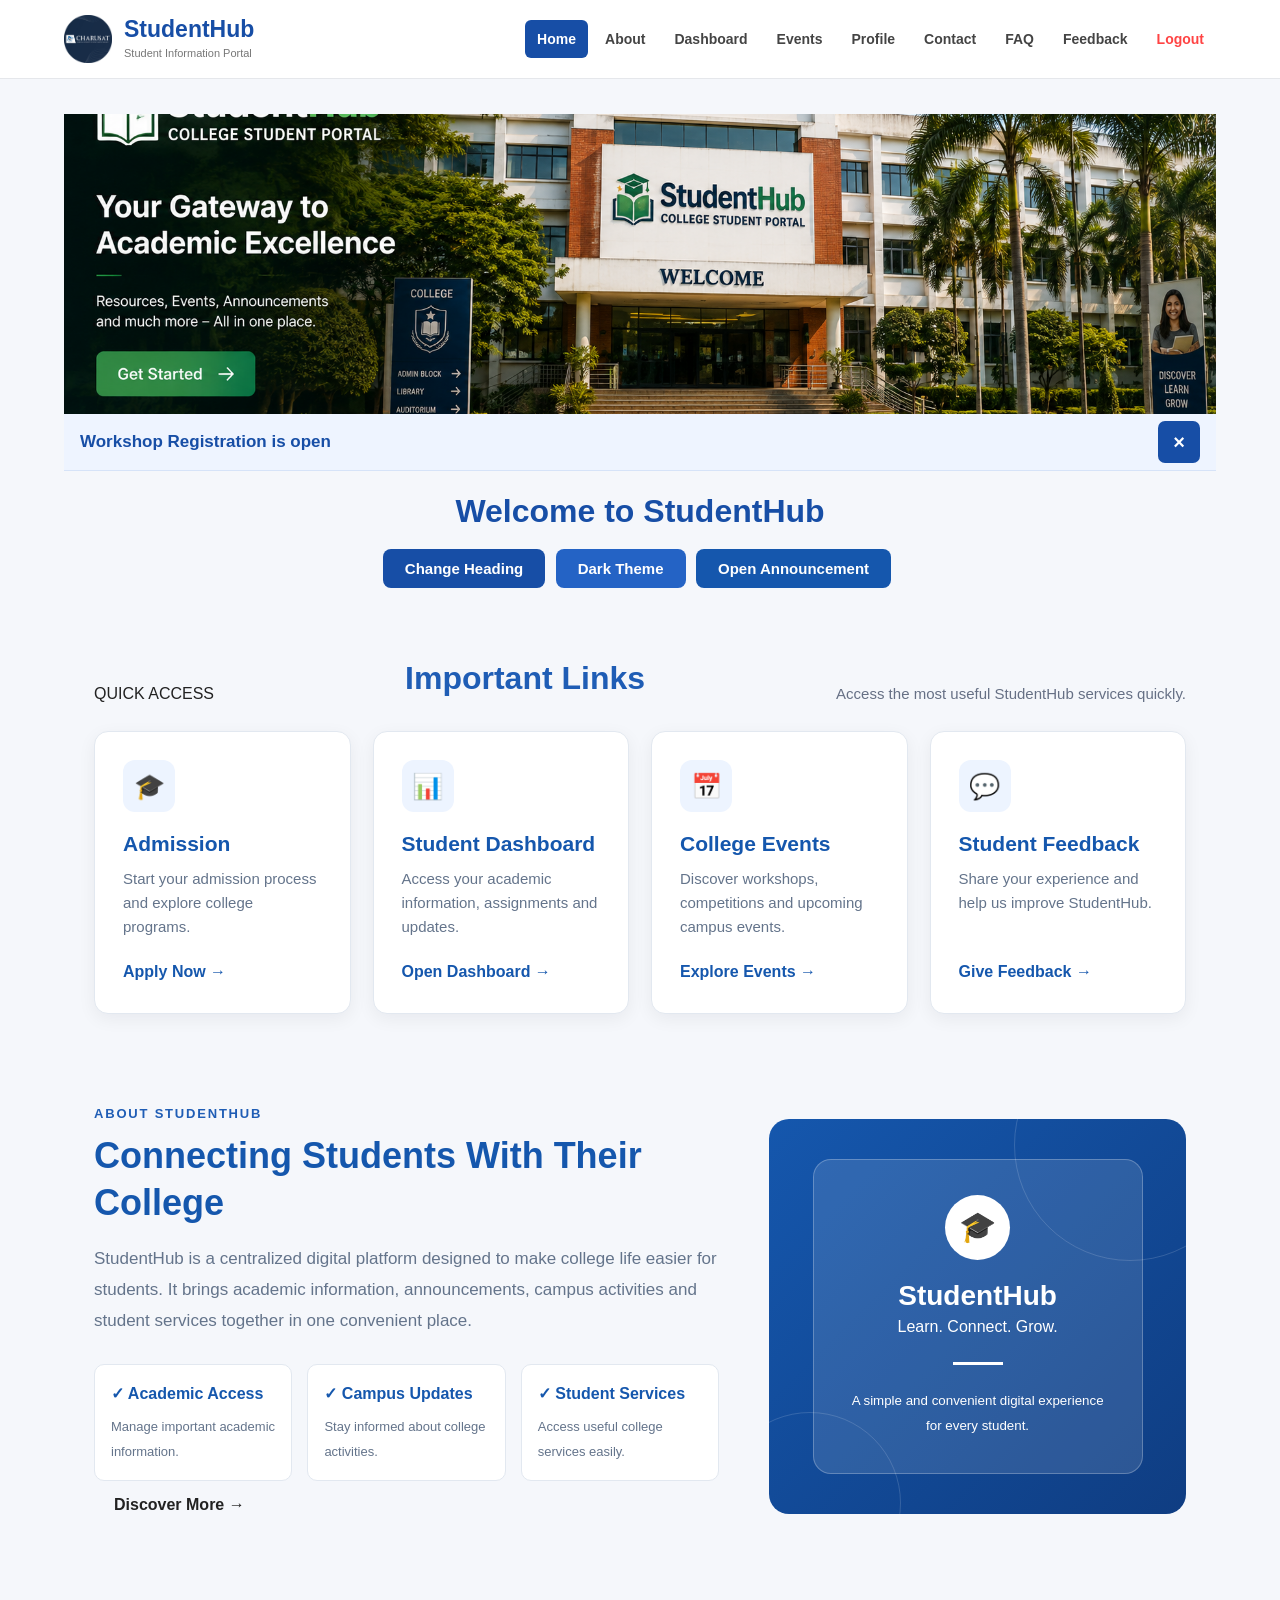
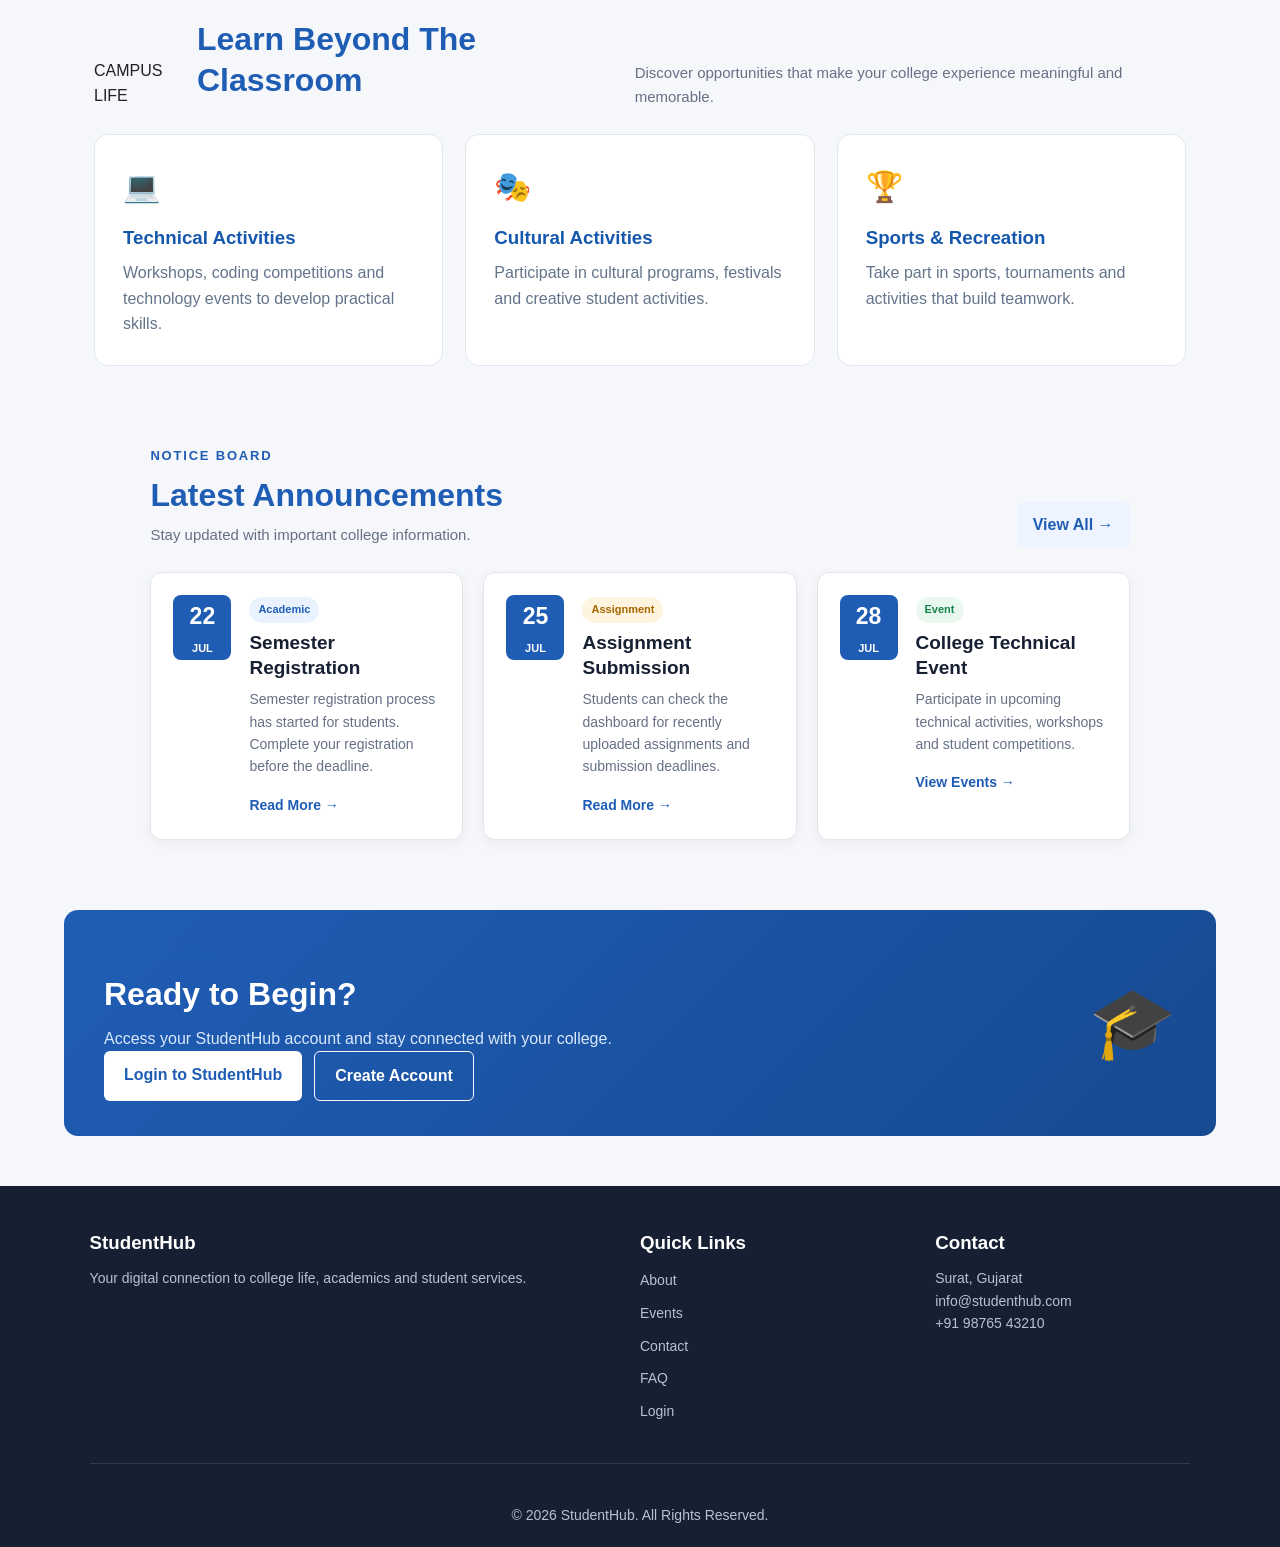
<file: Pages/index.html>
<!DOCTYPE html>
<html lang="en">

<head>
    <meta charset="UTF-8">
    <meta name="viewport" content="width=device-width, initial-scale=1.0">
    <title>StudentHub</title>
    <link rel="icon" type="image/png" href="../images/Logo.jpg">
    <link rel="stylesheet" href="../css/style.css">
</head>

<body>

<header>
    <div class="logo">
        <img src="../images/Logo.jpg" alt="StudentHub Logo">
        <div>
            <h1>StudentHub</h1>
            <p>Student Information Portal</p>
        </div>
    </div>

    <button id="menuBtn" class="menu-btn" type="button" aria-label="Toggle navigation">
        ☰
    </button>

    <nav id="mainNav">
        <ul>
            <li><a href="index.html" aria-current="page">Home</a></li>
            <li><a href="about.html">About</a></li>
            <li><a href="dashboard.html">Dashboard</a></li>
            <li><a href="events.html">Events</a></li>
            <li><a href="profile.html">Profile</a></li>
            <li><a href="contact.html">Contact</a></li>
            <li><a href="faq.html">FAQ</a></li>
            <li><a href="feedback.html">Feedback</a></li>
            <!-- <li><a href="admin.html">Admin</a></li> -->
             
       <li><a href="../php/logout.php" style="color: #ff4444; font-weight: bold;">Logout</a></li>
    
        </ul>
    </nav>
</header>

<main id="main-content">

    <section class="hero">
        <img src="../images/Student_hub.png" alt="StudentHub college campus entrance">
    </section>

    <!-- Notification Bar -->
    <div id="notification">
        <span>Workshop Registration is open</span>
        <button id="closebtn" aria-label="Close Notification">&times;</button>
    </div>

    <!-- Quick Controls -->
    <div class="page-controls" style="margin: 20px 0; text-align: center;">
        <h2 id="WelcomeHeading">Welcome to StudentHub</h2>
        <button id="changeBtn" type="button">Change Heading</button>
        <button id="themeBtn" type="button">Dark Theme</button>
        <button id="openModalBtn" type="button">Open Announcement</button>
    </div>

    <!-- ================= IMPORTANT LINKS ================= -->
    <section class="important-links">
        <div class="section-heading">
            <span>QUICK ACCESS</span>
            <h2>Important Links</h2>
            <p>Access the most useful StudentHub services quickly.</p>
        </div>

        <div class="links-grid">
            <article class="link-card">
                <div class="link-icon">🎓</div>
                <h3>Admission</h3>
                <p>Start your admission process and explore college programs.</p>
                <a href="#">Apply Now <span>&rarr;</span></a>
            </article>

            <article class="link-card">
                <div class="link-icon">📊</div>
                <h3>Student Dashboard</h3>
                <p>Access your academic information, assignments and updates.</p>
                <a href="dashboard.html">Open Dashboard <span>&rarr;</span></a>
            </article>

            <article class="link-card">
                <div class="link-icon">📅</div>
                <h3>College Events</h3>
                <p>Discover workshops, competitions and upcoming campus events.</p>
                <a href="events.html">Explore Events <span>&rarr;</span></a>
            </article>

            <article class="link-card">
                <div class="link-icon">💬</div>
                <h3>Student Feedback</h3>
                <p>Share your experience and help us improve StudentHub.</p>
                <a href="feedback.html">Give Feedback <span>&rarr;</span></a>
            </article>
        </div>
    </section>

    <!-- ================= ABOUT STUDENTHUB ================= -->
    <section class="home-about">
        <div class="about-content">
            <span class="section-label">ABOUT STUDENTHUB</span>
            <h2>Connecting Students With Their College</h2>
            <p>
                StudentHub is a centralized digital platform designed to make
                college life easier for students. It brings academic information,
                announcements, campus activities and student services together
                in one convenient place.
            </p>

            <div class="about-points">
                <div>
                    <strong>✓ Academic Access</strong>
                    <span>Manage important academic information.</span>
                </div>
                <div>
                    <strong>✓ Campus Updates</strong>
                    <span>Stay informed about college activities.</span>
                </div>
                <div>
                    <strong>✓ Student Services</strong>
                    <span>Access useful college services easily.</span>
                </div>
            </div>

            <a href="about.html" class="primary-btn">
                Discover More &rarr;
            </a>
        </div>

        <div class="about-visual">
            <div class="visual-card">
                <div class="visual-logo">🎓</div>
                <h3>StudentHub</h3>
                <p>Learn. Connect. Grow.</p>
                <div class="visual-line"></div>
                <small>A simple and convenient digital experience for every student.</small>
            </div>
        </div>
    </section>

    <!-- ================= CAMPUS LIFE ================= -->
    <section class="campus-life">
        <div class="section-heading">
            <span>CAMPUS LIFE</span>
            <h2>Learn Beyond The Classroom</h2>
            <p>Discover opportunities that make your college experience meaningful and memorable.</p>
        </div>

        <div class="campus-grid">
            <article class="campus-card">
                <div>💻</div>
                <h3>Technical Activities</h3>
                <p>Workshops, coding competitions and technology events to develop practical skills.</p>
            </article>

            <article class="campus-card">
                <div>🎭</div>
                <h3>Cultural Activities</h3>
                <p>Participate in cultural programs, festivals and creative student activities.</p>
            </article>

            <article class="campus-card">
                <div>🏆</div>
                <h3>Sports & Recreation</h3>
                <p>Take part in sports, tournaments and activities that build teamwork.</p>
            </article>
        </div>
    </section>

    <!-- ================= ANNOUNCEMENTS ================= -->
    <section class="announcement-section">
        <div class="section-heading">
            <div>
                <span class="section-label">NOTICE BOARD</span>
                <h2>Latest Announcements</h2>
                <p>Stay updated with important college information.</p>
            </div>
            <a href="dashboard.html" class="view-all">View All &rarr;</a>
        </div>

        <div class="announcement-grid">
            <article class="announcement-card">
                <div class="announcement-date">
                    <span>22</span>
                    <small>JUL</small>
                </div>
                <div class="announcement-content">
                    <span class="announcement-tag academic">Academic</span>
                    <h3>Semester Registration</h3>
                    <p>Semester registration process has started for students. Complete your registration before the deadline.</p>
                    <a href="dashboard.html" class="read-more">Read More &rarr;</a>
                </div>
            </article>

            <article class="announcement-card">
                <div class="announcement-date">
                    <span>25</span>
                    <small>JUL</small>
                </div>
                <div class="announcement-content">
                    <span class="announcement-tag assignment">Assignment</span>
                    <h3>Assignment Submission</h3>
                    <p>Students can check the dashboard for recently uploaded assignments and submission deadlines.</p>
                    <a href="dashboard.html" class="read-more">Read More &rarr;</a>
                </div>
            </article>

            <article class="announcement-card">
                <div class="announcement-date">
                    <span>28</span>
                    <small>JUL</small>
                </div>
                <div class="announcement-content">
                    <span class="announcement-tag event">Event</span>
                    <h3>College Technical Event</h3>
                    <p>Participate in upcoming technical activities, workshops and student competitions.</p>
                    <a href="events.html" class="read-more">View Events &rarr;</a>
                </div>
            </article>
        </div>
    </section>

    <!-- ================= CALL TO ACTION ================= -->
    <section class="cta-section">
        <div class="cta-content">
            <span class="section-label">GET STARTED</span>
            <h2>Ready to Begin?</h2>
            <p>Access your StudentHub account and stay connected with your college.</p>

            <div class="cta-buttons">
                <a href="../php/login.php" class="cta-primary">
                    Login to StudentHub
                </a>
                <a href="register.html" class="cta-secondary">
                    Create Account
                </a>
            </div>
        </div>
        <div class="cta-icon">🎓</div>
    </section>

</main>

<!-- ================= MODAL ================= -->
<div id="announcementModal" class="modal" role="dialog" aria-modal="true">
    <div class="modal-content">
        <button id="closeModalBtn" class="close-modal" aria-label="Close modal">&times;</button>
        <span class="modal-label">ANNOUNCEMENT</span>
        <h2>Workshop Registration is Open!</h2>
        <p>Registration for the upcoming student workshop is now open. Students are requested to register before the deadline.</p>
        <button id="modalOkBtn" class="modal-ok" type="button">Okay</button>
    </div>
</div>

<!-- ================= FOOTER ================= -->
<footer>
    <div>
        <h3>StudentHub</h3>
        <p>Your digital connection to college life, academics and student services.</p>
    </div>

    <div>
        <h3>Quick Links</h3>
        <ul>
            <li><a href="about.html">About</a></li>
            <li><a href="events.html">Events</a></li>
            <li><a href="contact.html">Contact</a></li>
            <li><a href="faq.html">FAQ</a></li>
            <li><a href="../php/login.php">Login</a></li>
        </ul>
    </div>

    <div>
        <h3>Contact</h3>
        <p>Surat, Gujarat</p>
        <p>info@studenthub.com</p>
        <p>+91 98765 43210</p>
    </div>

    <hr>
    <p class="copyright">&copy; 2026 StudentHub. All Rights Reserved.</p>
</footer>

<script src="../js/script.js"></script>
</body>
</html>
</file>
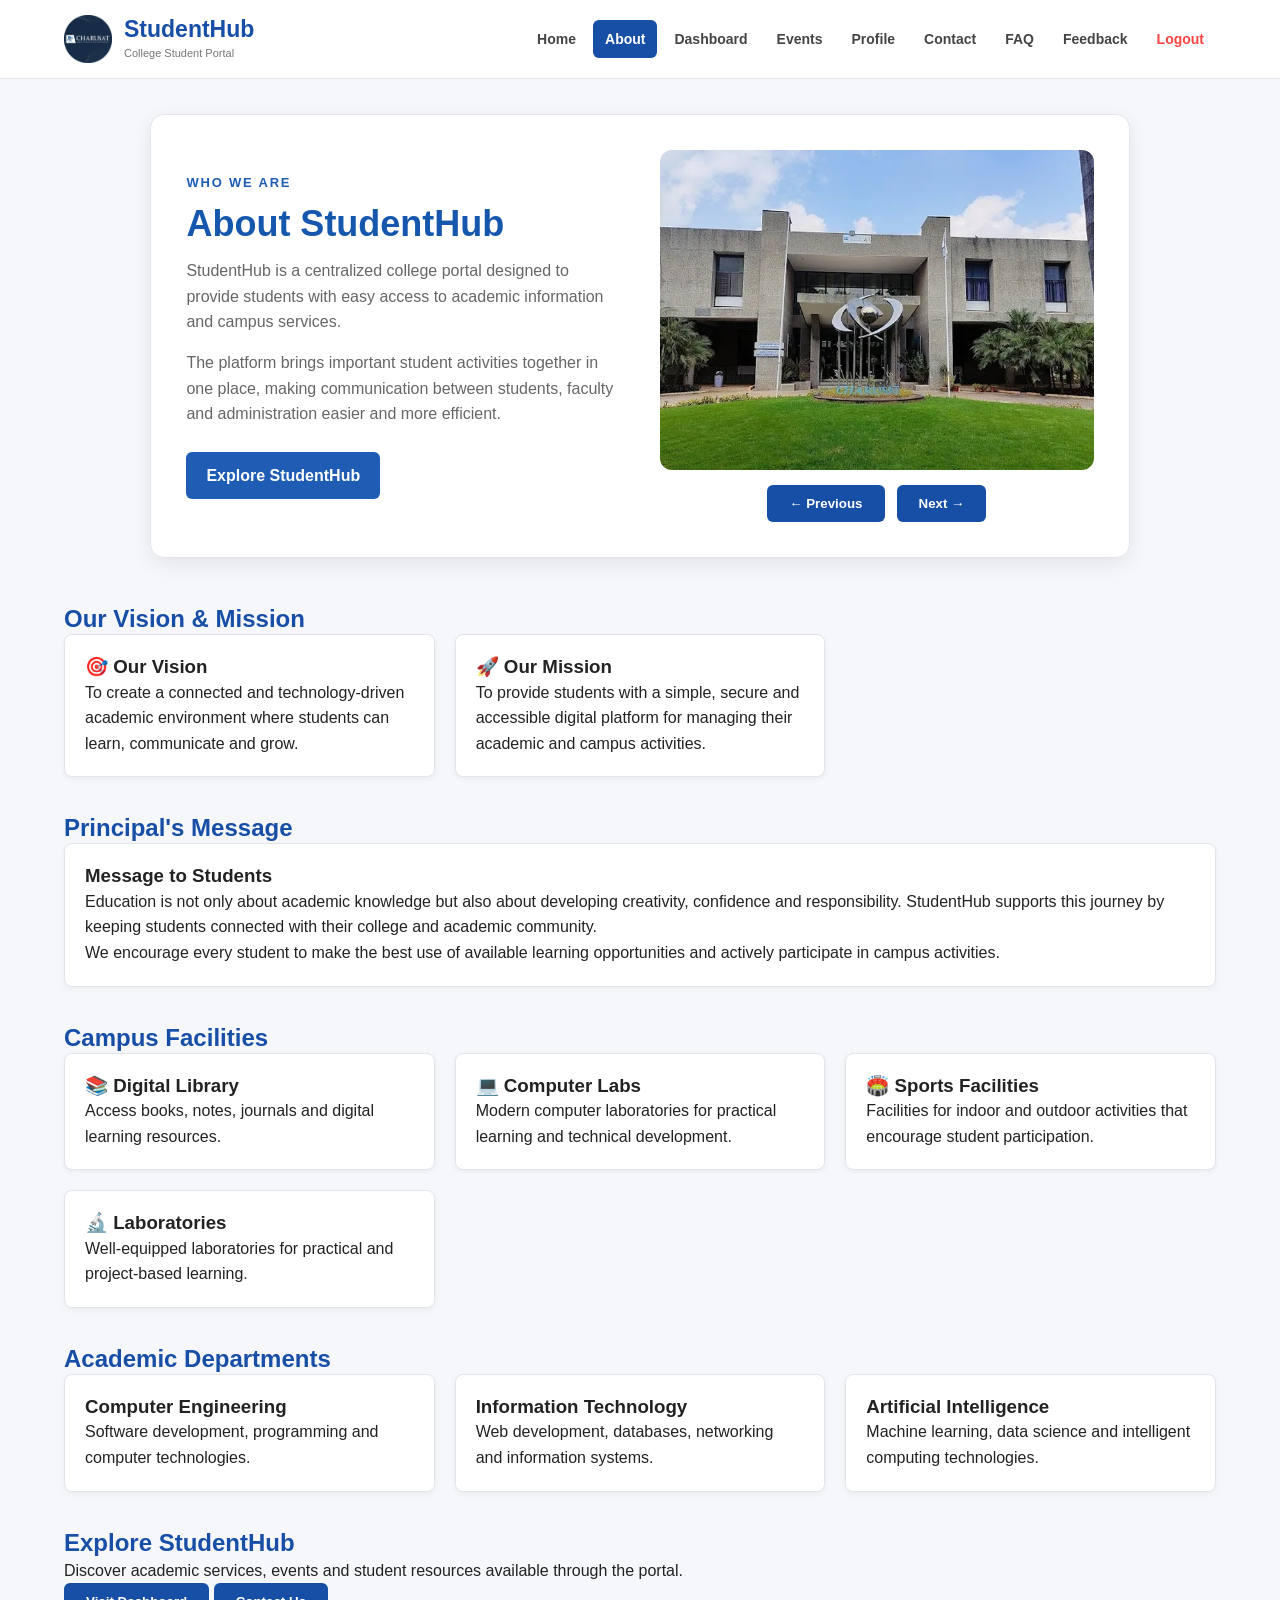
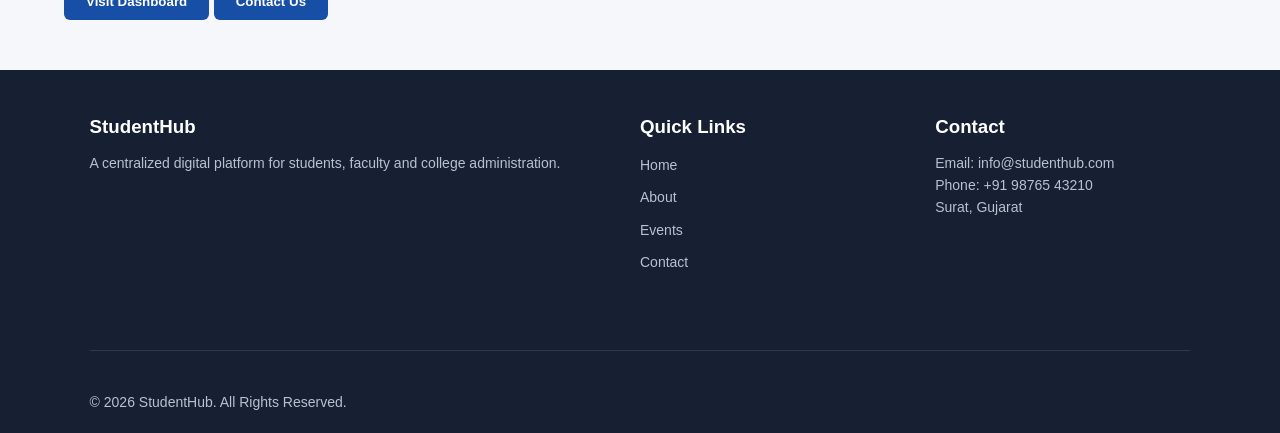
<file: Pages/about.html>
<!DOCTYPE html>
<html lang="en">

<head>

    <meta charset="UTF-8">
    <meta name="viewport" content="width=device-width, initial-scale=1.0">

    <title>StudentHub | About Us</title>
    <link rel="icon" type="image/png" href="../images/Logo.jpg">

    <link rel="stylesheet" href="../css/style.css">

</head>

<body>

    <!-- Header -->

    <header>

        <div class="logo">

            <img src="../images/Logo.jpg" alt="StudentHub Logo">

            <div>
                <h1>StudentHub</h1>
                <p>College Student Portal</p>
            </div>

        </div>

         <button id="menuBtn" class="menu-btn" type="button">
    ☰
</button>

<nav id="mainNav">
    <ul>
        <li><a href="index.html">Home</a></li>
        <li><a href="about.html" aria-current="page">About</a></li>
        <li><a href="dashboard.html">Dashboard</a></li>
        <li><a href="events.html">Events</a></li>
        <li><a href="profile.html">Profile</a></li>
        <li><a href="contact.html">Contact</a></li>
        <li><a href="faq.html">FAQ</a></li>
        <li><a href="feedback.html">Feedback</a></li>
        <!-- <li><a href="admin.html">Admin</a></li> -->
         <li><a href="../php/logout.php" style="color: #ff4444; font-weight: bold;">Logout</a></li>
    </ul>
</nav>
    </header>


    <main id="main-content">
<section class="about-intro">

    <div class="about-intro-content">

        <span class="section-label">WHO WE ARE</span>

        <h2>About StudentHub</h2>

        <p>
            StudentHub is a centralized college portal designed to
            provide students with easy access to academic information
            and campus services.
        </p>

        <p>
            The platform brings important student activities together in
            one place, making communication between students, faculty
            and administration easier and more efficient.
        </p>

        <a href="#" class="about-btn">
            Explore StudentHub
        </a>

    </div>

    <div class="about-image-section">

    <div class="about-intro-image">
        <img id="aboutImage"
             src="../images/Campus1.webp"
             alt="StudentHub College">
    </div>

    <div class="image-buttons">

        <button type="button" onclick="previousImage()">
            ← Previous
        </button>

        <button type="button" onclick="nextImage()">
            Next →
        </button>

    </div>



</section>  


        <!-- Vision and Mission -->

        <section>

            <h2>Our Vision & Mission</h2>

            <div class="about-grid">

                <article class="card">

                    <h3>🎯 Our Vision</h3>

                    <p>
                        To create a connected and technology-driven
                        academic environment where students can learn,
                        communicate and grow.
                    </p>

                </article>


                <article class="card">

                    <h3>🚀 Our Mission</h3>

                    <p>
                        To provide students with a simple, secure and
                        accessible digital platform for managing their
                        academic and campus activities.
                    </p>

                </article>

            </div>

        </section>


        <!-- Principal Message -->

        <section class="principal">

            <h2>Principal's Message</h2>

            <article class="card">

                <h3>Message to Students</h3>

                <p>
                    Education is not only about academic knowledge but
                    also about developing creativity, confidence and
                    responsibility. StudentHub supports this journey by
                    keeping students connected with their college and
                    academic community.
                </p>

                <p>
                    We encourage every student to make the best use of
                    available learning opportunities and actively
                    participate in campus activities.
                </p>

            </article>

        </section>


        <!-- Campus Facilities -->

        <section>

            <h2>Campus Facilities</h2>

            <div class="about-grid">

                <article class="card">

                    <h3>📚 Digital Library</h3>

                    <p>
                        Access books, notes, journals and digital
                        learning resources.
                    </p>

                </article>


                <article class="card">

                    <h3>💻 Computer Labs</h3>

                    <p>
                        Modern computer laboratories for practical
                        learning and technical development.
                    </p>

                </article>


                <article class="card">

                    <h3>🏟️ Sports Facilities</h3>

                    <p>
                        Facilities for indoor and outdoor activities
                        that encourage student participation.
                    </p>

                </article>


                <article class="card">

                    <h3>🔬 Laboratories</h3>

                    <p>
                        Well-equipped laboratories for practical and
                        project-based learning.
                    </p>

                </article>

            </div>

        </section>


        <!-- Departments -->

        <section>

            <h2>Academic Departments</h2>

            <div class="about-grid">

                <article class="card">

                    <h3>Computer Engineering</h3>

                    <p>
                        Software development, programming and computer
                        technologies.
                    </p>

                </article>


                <article class="card">

                    <h3>Information Technology</h3>

                    <p>
                        Web development, databases, networking and
                        information systems.
                    </p>

                </article>


                <article class="card">

                    <h3>Artificial Intelligence</h3>

                    <p>
                        Machine learning, data science and intelligent
                        computing technologies.
                    </p>

                </article>

            </div>

        </section>


        <!-- Call to Action -->

        <section class="cta">

            <h2>Explore StudentHub</h2>

            <p>
                Discover academic services, events and student
                resources available through the portal.
            </p>

            <a href="dashboard.html">
                <button>Visit Dashboard</button>
            </a>

            <a href="contact.html">
                <button>Contact Us</button>
            </a>

        </section>

    </main>


    <!-- Footer -->

    <footer>

        <section>

            <h3>StudentHub</h3>

            <p>
                A centralized digital platform for students,
                faculty and college administration.
            </p>

        </section>


        <section>

            <h3>Quick Links</h3>

            <ul>

                <li><a href="index.html">Home</a></li>
                <li><a href="about.html">About</a></li>
                <li><a href="events.html">Events</a></li>
                <li><a href="contact.html">Contact</a></li>

            </ul>

        </section>


        <section>

            <h3>Contact</h3>

            <p>Email: info@studenthub.com</p>
            <p>Phone: +91 98765 43210</p>
            <p>Surat, Gujarat</p>

        </section>


        <hr>

        <p>
            © 2026 StudentHub. All Rights Reserved.
        </p>

    </footer>
<script src="../js/script.js"></script>
</body>

</html>
</file>
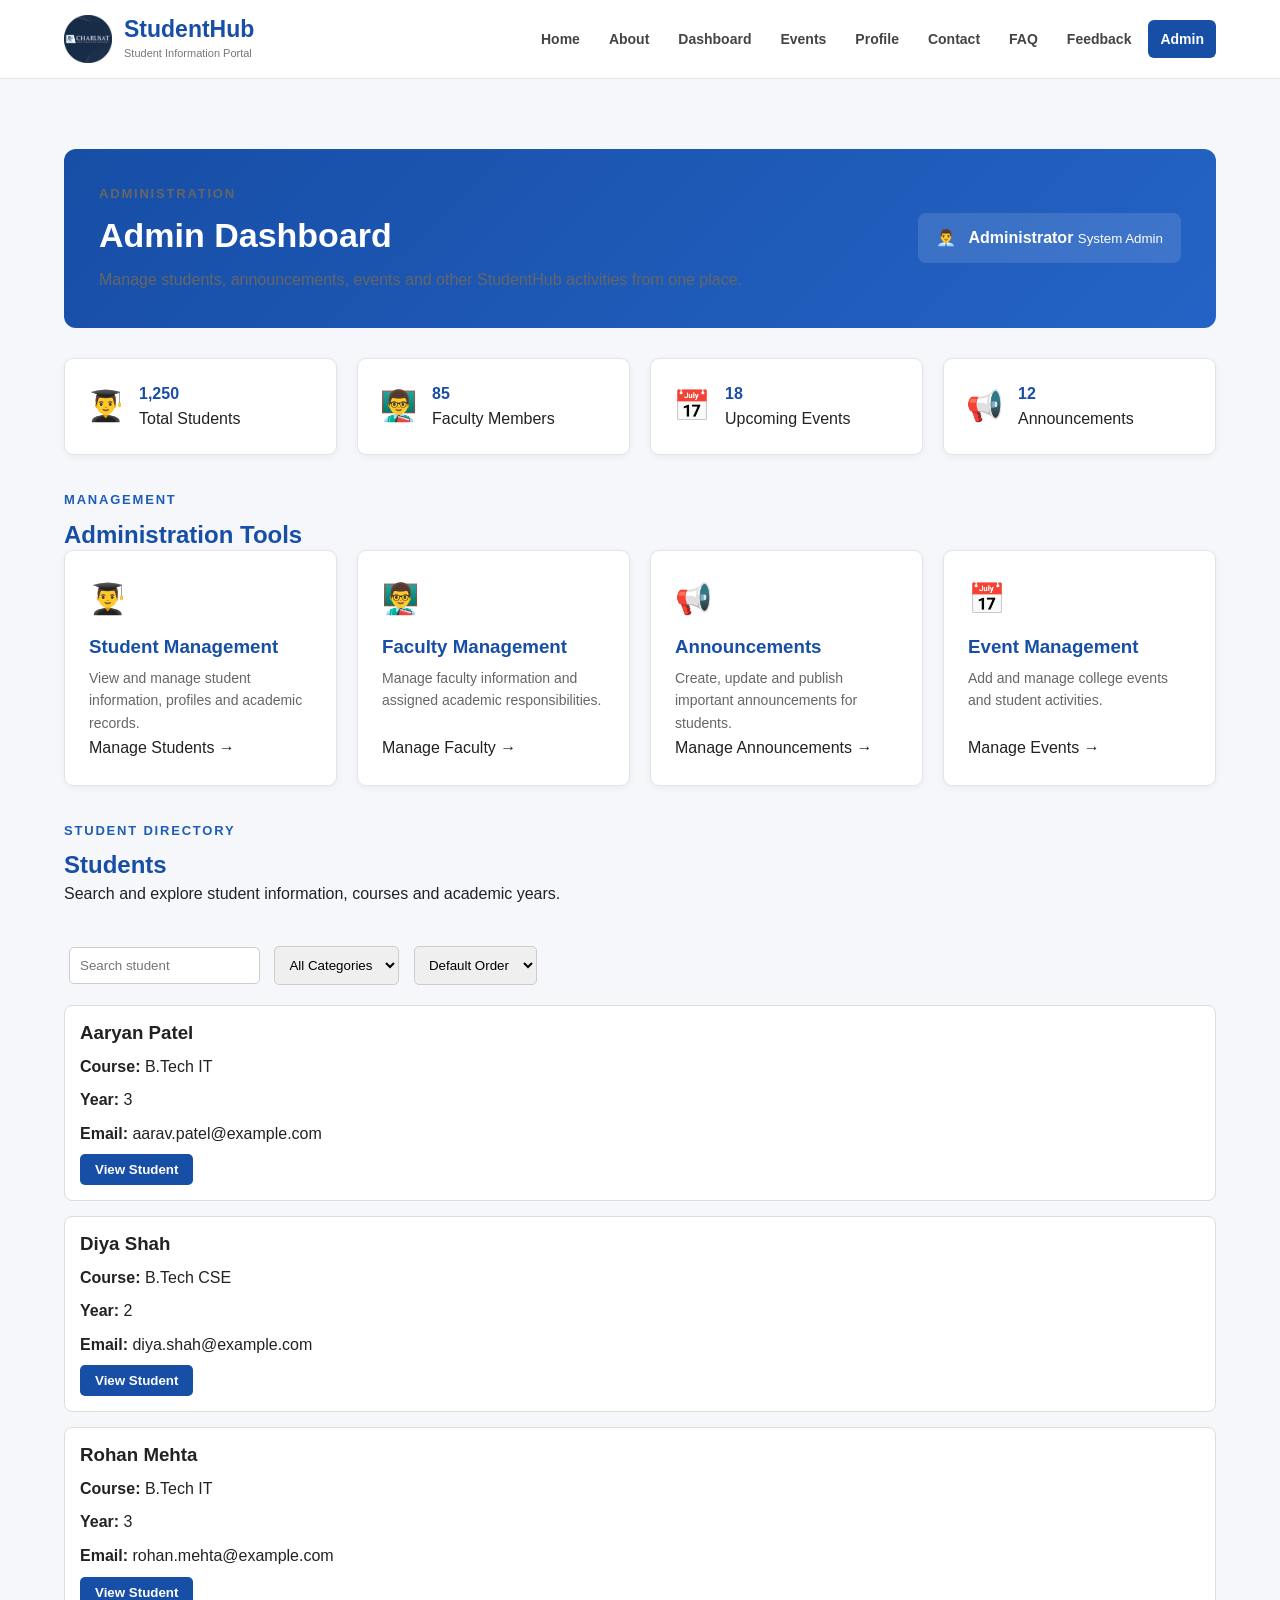
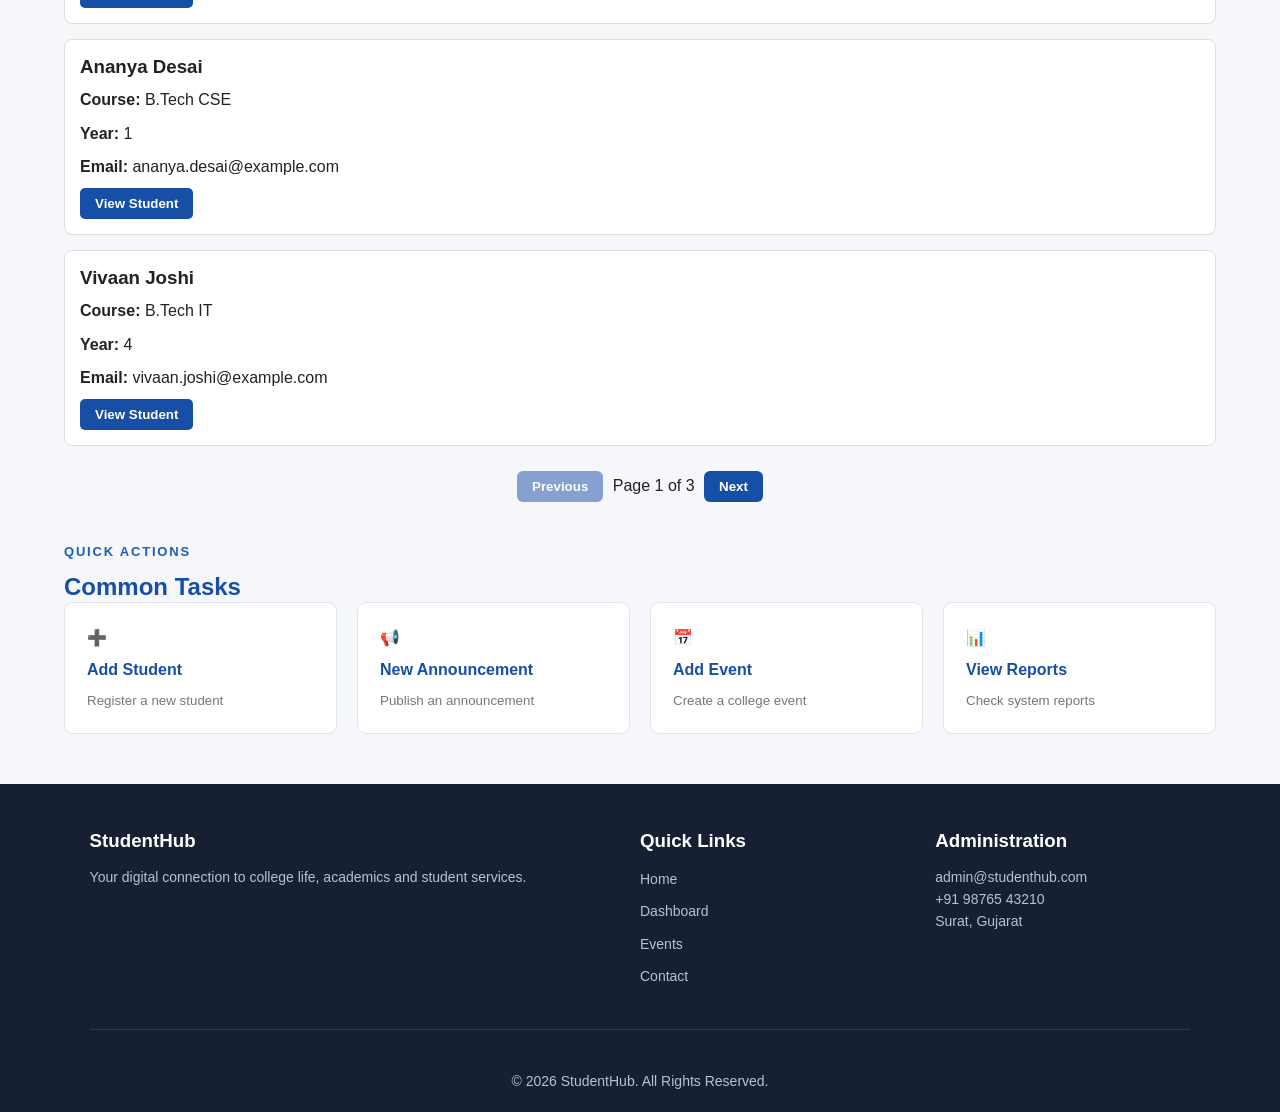
<file: Pages/admin.html>
<!DOCTYPE html>
<html lang="en">

<head>

    <meta charset="UTF-8">

    <meta name="viewport" content="width=device-width, initial-scale=1.0">

    <title>StudentHub | Admin</title>

    <link rel="icon" type="image/png" href="../images/Logo.jpg">

    <link rel="stylesheet" href="../css/style.css">
</head>

<body>

    <!-- ================= HEADER ================= -->

    <header>

        <div class="logo">

            <img src="../images/Logo.jpg" alt="StudentHub Logo">

            <div>
                <h1>StudentHub</h1>
                <p>Student Information Portal</p>
            </div>

        </div>


        <button id="menuBtn" class="menu-btn" type="button">
            ☰
        </button>

        <nav id="mainNav">
            <ul>
                <li><a href="index.html">Home</a></li>
                <li><a href="about.html">About</a></li>
                <li><a href="dashboard.html">Dashboard</a></li>
                <li><a href="events.html">Events</a></li>
                <li><a href="profile.html">Profile</a></li>
                <li><a href="contact.html">Contact</a></li>
                <li><a href="faq.html">FAQ</a></li>
                <li><a href="feedback.html">Feedback</a></li>
                <li><a href="admin.html" aria-current="page">Admin</a></li>
            </ul>
        </nav>

    </header>


    <!-- ================= MAIN ================= -->

    <main class="admin-page">


        <!-- ================= ADMIN HEADER ================= -->

        <section class="admin-hero">

            <div>

                <p class="section-label">
                    ADMINISTRATION
                </p>

                <h2>Admin Dashboard</h2>

                <p>
                    Manage students, announcements, events and
                    other StudentHub activities from one place.
                </p>

            </div>

            <div class="admin-profile">

                <span>👨‍💼</span>

                <div>
                    <strong>Administrator</strong>
                    <small>System Admin</small>
                </div>

            </div>

        </section>


        <!-- ================= STATISTICS ================= -->

        <section class="admin-stats" aria-label="Administration statistics">


            <article class="admin-stat-card">

                <span>👨‍🎓</span>

                <div>
                    <strong>1,250</strong>
                    <p>Total Students</p>
                </div>

            </article>


            <article class="admin-stat-card">

                <span>👨‍🏫</span>

                <div>
                    <strong>85</strong>
                    <p>Faculty Members</p>
                </div>

            </article>


            <article class="admin-stat-card">

                <span>📅</span>

                <div>
                    <strong>18</strong>
                    <p>Upcoming Events</p>
                </div>

            </article>


            <article class="admin-stat-card">

                <span>📢</span>

                <div>
                    <strong>12</strong>
                    <p>Announcements</p>
                </div>

            </article>

        </section>


        <!-- ================= MANAGEMENT ================= -->

        <section class="admin-management">

            <div class="admin-section-heading">

                <div>

                    <p class="section-label">
                        MANAGEMENT
                    </p>

                    <h2>Administration Tools</h2>

                </div>

            </div>


            <div class="admin-tools">


                <article class="admin-tool-card">

                    <span>👨‍🎓</span>

                    <h3>Student Management</h3>

                    <p>
                        View and manage student information,
                        profiles and academic records.
                    </p>

                    <a href="#">
                        Manage Students →
                    </a>

                </article>


                <article class="admin-tool-card">

                    <span>👨‍🏫</span>

                    <h3>Faculty Management</h3>

                    <p>
                        Manage faculty information and
                        assigned academic responsibilities.
                    </p>

                    <a href="#">
                        Manage Faculty →
                    </a>

                </article>


                <article class="admin-tool-card">

                    <span>📢</span>

                    <h3>Announcements</h3>

                    <p>
                        Create, update and publish important
                        announcements for students.
                    </p>

                    <a href="#">
                        Manage Announcements →
                    </a>

                </article>


                <article class="admin-tool-card">

                    <span>📅</span>

                    <h3>Event Management</h3>

                    <p>
                        Add and manage college events and
                        student activities.
                    </p>

                    <a href="events.html">
                        Manage Events →
                    </a>

                </article>


            </div>

        </section>


        <!-- ================= RECENT ACTIVITY ================= -->

        <section class="page-intro">
            <p class="section-label"> STUDENT DIRECTORY </p>
            <h2>Students</h2>
            <p> Search and explore student information, courses and academic years. </p>
        </section> <!-- ================= STUDENTS ================= -->
        <section class="events-section"> <!-- Search --> <input type="text" id="studentSearch"
                placeholder="Search student"> <!-- Category --> <select id="studentCategory">
                <option value="all"> All Categories </option>
                <option value="B.Tech IT"> B.Tech IT </option>
                <option value="B.Tech CSE"> B.Tech CSE </option>
                <option value="BCA"> BCA </option>
            </select> <!-- Sort --> <select id="studentSort">
                <option value="default"> Default Order </option>
                <option value="az"> A-Z </option>
                <option value="za"> Z-A </option>
            </select> <!-- Loading -->
            <p id="studentLoading"> Loading students... </p> <!-- Student Cards -->
            <div id="studentContainer"></div> <!-- Pagination -->
            <div class="pagination"> <button id="studentPrev" type="button"> Previous </button> <span id="studentPage">
                    Page 1 </span> <button id="studentNext" type="button"> Next </button> </div>
        </section>
        <!-- ================= QUICK ACTIONS ================= -->

        <section class="admin-quick-actions">

            <p class="section-label">
                QUICK ACTIONS
            </p>

            <h2>Common Tasks</h2>


            <div class="quick-action-grid">


                <a href="#">

                    <span>➕</span>

                    <strong>Add Student</strong>

                    <small>
                        Register a new student
                    </small>

                </a>


                <a href="#">

                    <span>📢</span>

                    <strong>New Announcement</strong>

                    <small>
                        Publish an announcement
                    </small>

                </a>


                <a href="events.html">

                    <span>📅</span>

                    <strong>Add Event</strong>

                    <small>
                        Create a college event
                    </small>

                </a>


                <a href="#">

                    <span>📊</span>

                    <strong>View Reports</strong>

                    <small>
                        Check system reports
                    </small>

                </a>


            </div>

        </section>

    </main>


    <!-- ================= FOOTER ================= -->

    <footer>

        <div>

            <h3>StudentHub</h3>

            <p>
                Your digital connection to college life,
                academics and student services.
            </p>

        </div>


        <div>

            <h3>Quick Links</h3>

            <ul>

                <li>
                    <a href="index.html">Home</a>
                </li>

                <li>
                    <a href="dashboard.html">Dashboard</a>
                </li>

                <li>
                    <a href="events.html">Events</a>
                </li>

                <li>
                    <a href="contact.html">Contact</a>
                </li>

            </ul>

        </div>


        <div>

            <h3>Administration</h3>

            <p>admin@studenthub.com</p>

            <p>+91 98765 43210</p>

            <p>Surat, Gujarat</p>

        </div>


        <hr>

        <p class="copyright">
            © 2026 StudentHub. All Rights Reserved.
        </p>

    </footer>
    <script src="../js/script.js"></script>
</body>

</html>
</file>
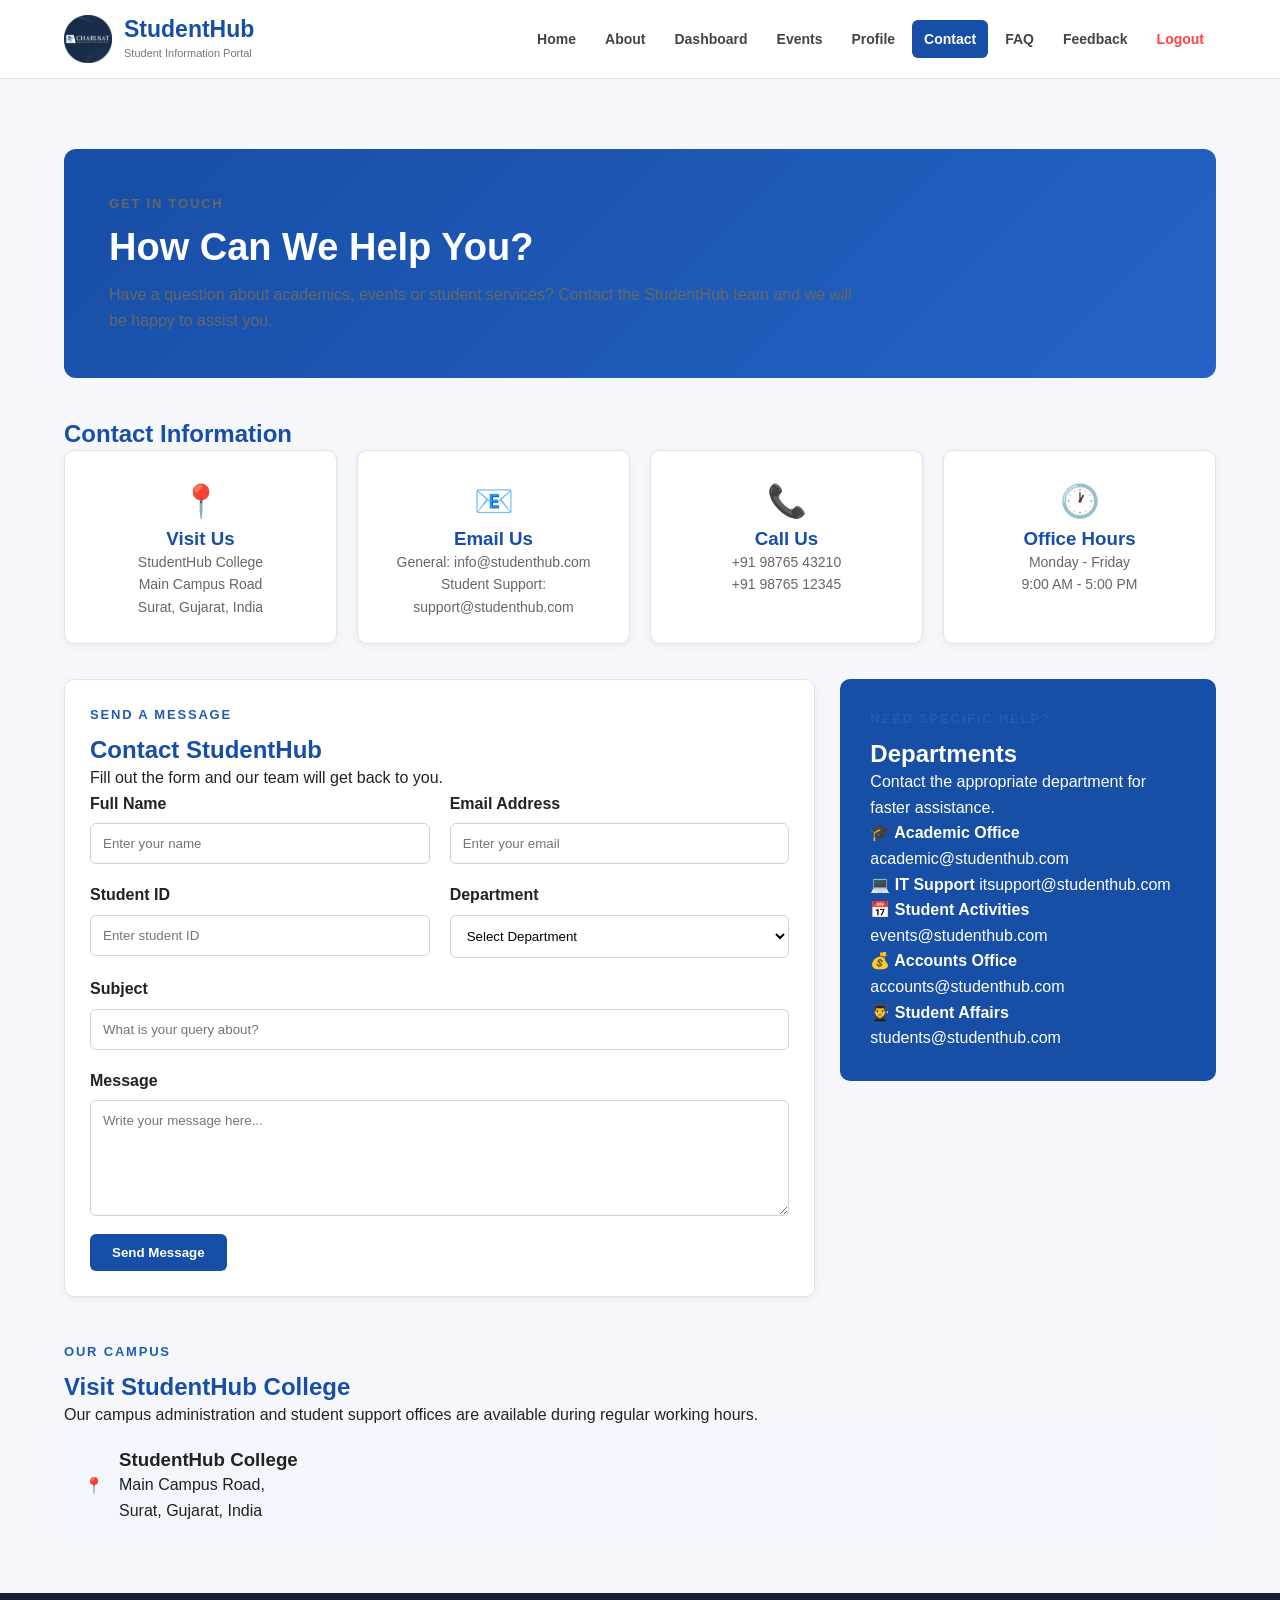
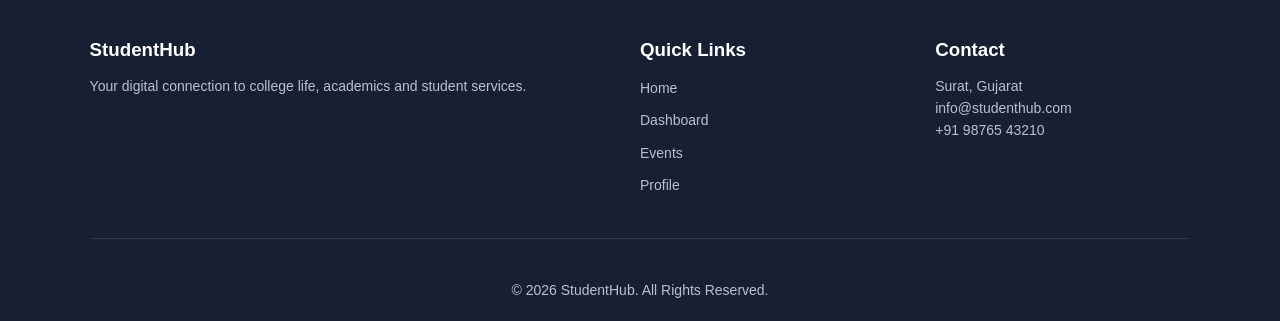
<file: Pages/contact.html>
<!DOCTYPE html>
<html lang="en">

<head>

    <meta charset="UTF-8">

    <meta name="viewport" content="width=device-width, initial-scale=1.0">

    <title>StudentHub | Contact</title>

    <link rel="icon" type="image/png" href="../images/Logo.jpg">

    <link rel="stylesheet" href="../css/style.css">

</head>

<body>

    <!-- ================= HEADER ================= -->

    <header>

        <div class="logo">

            <img src="../images/Logo.jpg" alt="StudentHub Logo">

            <div>
                <h1>StudentHub</h1>
                <p>Student Information Portal</p>
            </div>

        </div>


        <button id="menuBtn" class="menu-btn" type="button">
    ☰
</button>

<nav id="mainNav">
    <ul>
        <li><a href="index.html">Home</a></li>
        <li><a href="about.html">About</a></li>
        <li><a href="dashboard.html">Dashboard</a></li>
        <li><a href="events.html">Events</a></li>
        <li><a href="profile.html">Profile</a></li>
        <li><a href="contact.html" aria-current="page">Contact</a></li>
        <li><a href="faq.html">FAQ</a></li>
        <li><a href="feedback.html">Feedback</a></li>
        <!-- <li><a href="admin.html">Admin</a></li> -->
         <li><a href="../php/logout.php" style="color: #ff4444; font-weight: bold;">Logout</a></li>
    </ul>
</nav>

    </header>


    <!-- ================= MAIN ================= -->

    <main class="contact-page">


        <!-- ================= CONTACT INTRO ================= -->

        <section class="contact-hero">

            <p class="section-label">
                GET IN TOUCH
            </p>

            <h2>How Can We Help You?</h2>

            <p>
                Have a question about academics, events or student
                services? Contact the StudentHub team and we will
                be happy to assist you.
            </p>

        </section>


        <!-- ================= CONTACT INFORMATION ================= -->

        <section class="contact-info-section">

            <h2>Contact Information</h2>

            <div class="contact-info-grid">


                <article class="contact-info-card">

                    <span>📍</span>

                    <h3>Visit Us</h3>

                    <p>
                        StudentHub College<br>
                        Main Campus Road<br>
                        Surat, Gujarat, India
                    </p>

                </article>


                <article class="contact-info-card">

                    <span>📧</span>

                    <h3>Email Us</h3>

                    <p>
                        General:
                        info@studenthub.com
                    </p>

                    <p>
                        Student Support:
                        support@studenthub.com
                    </p>

                </article>


                <article class="contact-info-card">

                    <span>📞</span>

                    <h3>Call Us</h3>

                    <p>
                        +91 98765 43210
                    </p>

                    <p>
                        +91 98765 12345
                    </p>

                </article>


                <article class="contact-info-card">

                    <span>🕐</span>

                    <h3>Office Hours</h3>

                    <p>
                        Monday - Friday<br>
                        9:00 AM - 5:00 PM
                    </p>

                </article>

            </div>

        </section>


        <!-- ================= CONTACT AREA ================= -->

        <section class="contact-area">


            <!-- CONTACT FORM -->

            <article class="contact-form-card">

                <div class="card-heading">

                    <p class="section-label">
                        SEND A MESSAGE
                    </p>

                    <h2>Contact StudentHub</h2>

                    <p>
                        Fill out the form and our team will
                        get back to you.
                    </p>

                </div>


                <form action="#" method="post">


                    <div class="form-row">

                        <div class="form-group">

                            <label for="name">
                                Full Name
                            </label>

                            <input
                                type="text"
                                id="name"
                                name="name"
                                placeholder="Enter your name"
                                required
                            >

                        </div>


                        <div class="form-group">

                            <label for="email">
                                Email Address
                            </label>

                            <input
                                type="email"
                                id="email"
                                name="email"
                                placeholder="Enter your email"
                                required
                            >

                        </div>

                    </div>


                    <div class="form-row">

                        <div class="form-group">

                            <label for="student-id">
                                Student ID
                            </label>

                            <input
                                type="text"
                                id="student-id"
                                name="student-id"
                                placeholder="Enter student ID"
                            >

                        </div>


                        <div class="form-group">

                            <label for="department">
                                Department
                            </label>

                            <select
                                id="department"
                                name="department"
                            >

                                <option value="">
                                    Select Department
                                </option>

                                <option value="it">
                                    Information Technology
                                </option>

                                <option value="computer">
                                    Computer Engineering
                                </option>

                                <option value="aiml">
                                    Artificial Intelligence
                                </option>

                                <option value="admin">
                                    Administration
                                </option>

                                <option value="accounts">
                                    Accounts
                                </option>

                            </select>

                        </div>

                    </div>


                    <div class="form-group">

                        <label for="subject">
                            Subject
                        </label>

                        <input
                            type="text"
                            id="subject"
                            name="subject"
                            placeholder="What is your query about?"
                            required
                        >

                    </div>


                    <div class="form-group">

                        <label for="message">
                            Message
                        </label>

                        <textarea
                            id="message"
                            name="message"
                            rows="6"
                            placeholder="Write your message here..."
                            required
                        ></textarea>

                    </div>


                    <button type="submit">
                        Send Message
                    </button>

                </form>

            </article>


            <!-- DEPARTMENT CONTACT -->

            <aside class="department-card">

                <p class="section-label">
                    NEED SPECIFIC HELP?
                </p>

                <h2>Departments</h2>

                <p>
                    Contact the appropriate department for
                    faster assistance.
                </p>


                <div class="department-item">

                    <strong>🎓 Academic Office</strong>

                    <span>
                        academic@studenthub.com
                    </span>

                </div>


                <div class="department-item">

                    <strong>💻 IT Support</strong>

                    <span>
                        itsupport@studenthub.com
                    </span>

                </div>


                <div class="department-item">

                    <strong>📅 Student Activities</strong>

                    <span>
                        events@studenthub.com
                    </span>

                </div>


                <div class="department-item">

                    <strong>💰 Accounts Office</strong>

                    <span>
                        accounts@studenthub.com
                    </span>

                </div>


                <div class="department-item">

                    <strong>👨‍🎓 Student Affairs</strong>

                    <span>
                        students@studenthub.com
                    </span>

                </div>

            </aside>

        </section>


        <!-- ================= LOCATION ================= -->

        <section class="campus-location">

            <div>

                <p class="section-label">
                    OUR CAMPUS
                </p>

                <h2>Visit StudentHub College</h2>

                <p>
                    Our campus administration and student support
                    offices are available during regular working hours.
                </p>

            </div>

            <div class="location-box">

                <span>📍</span>

                <div>

                    <h3>StudentHub College</h3>

                    <p>
                        Main Campus Road,<br>
                        Surat, Gujarat, India
                    </p>

                </div>

            </div>

        </section>

    </main>


    <!-- ================= FOOTER ================= -->

    <footer>

        <div>

            <h3>StudentHub</h3>

            <p>
                Your digital connection to college life,
                academics and student services.
            </p>

        </div>


        <div>

            <h3>Quick Links</h3>

            <ul>

                <li>
                    <a href="index.html">Home</a>
                </li>

                <li>
                    <a href="dashboard.html">Dashboard</a>
                </li>

                <li>
                    <a href="events.html">Events</a>
                </li>

                <li>
                    <a href="profile.html">Profile</a>
                </li>

            </ul>

        </div>


        <div>

            <h3>Contact</h3>

            <p>Surat, Gujarat</p>

            <p>info@studenthub.com</p>

            <p>+91 98765 43210</p>

        </div>


        <hr>

        <p class="copyright">
            © 2026 StudentHub. All Rights Reserved.
        </p>

    </footer>
<script src="../js/script.js"></script>
</body>

</html>
</file>
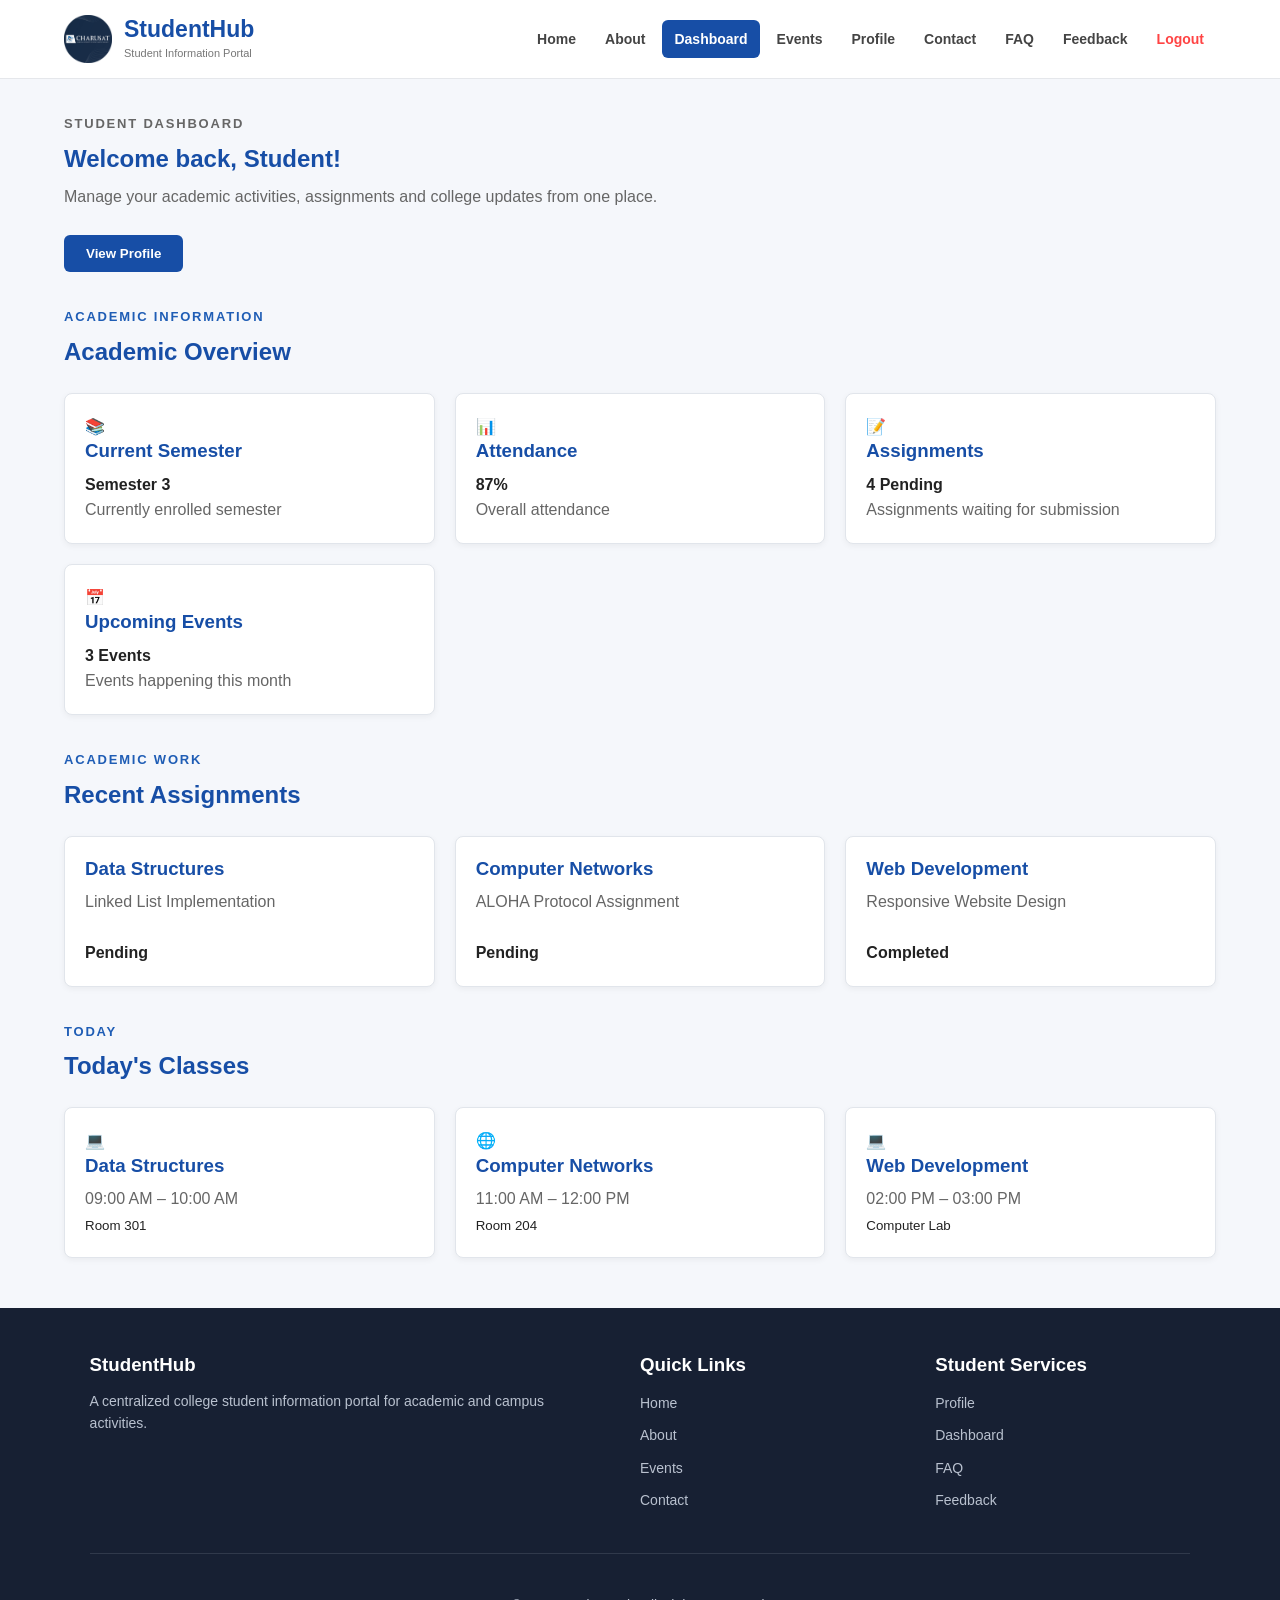
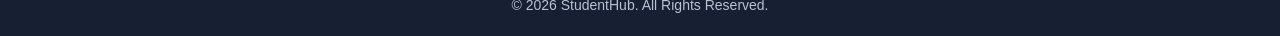
<file: Pages/dashboard.html>
<!DOCTYPE html>
<html lang="en">

<head>
    <meta charset="UTF-8">

    <meta name="viewport"
          content="width=device-width, initial-scale=1.0">

        <link rel="icon" type="image/png" href="../images/Logo.jpg">

    <link rel="stylesheet" href="../css/style.css">

    <title>StudentHub | Dashboard</title>
</head>

<body>

<!-- ================= HEADER ================= -->

<header>

    <div class="logo">

        <img src="../images/Logo.jpg"
             alt="StudentHub Logo">

        <div>
            <h1>StudentHub</h1>
            <p>Student Information Portal</p>
        </div>

    </div>

  <button id="menuBtn" class="menu-btn" type="button">
    ☰
</button>

<nav id="mainNav">
    <ul>
        <li><a href="index.html">Home</a></li>
        <li><a href="about.html">About</a></li>
        <li><a href="dashboard.html" aria-current="page">Dashboard</a></li>
        <li><a href="events.html">Events</a></li>
        <li><a href="profile.html">Profile</a></li>
        <li><a href="contact.html">Contact</a></li>
        <li><a href="faq.html">FAQ</a></li>
        <li><a href="feedback.html">Feedback</a></li>
        <!-- <li><a href="admin.html">Admin</a></li> -->
         <li><a href="../php/logout.php" style="color: #ff4444; font-weight: bold;">Logout</a></li>
    </ul>
</nav>

</header>


<!-- ================= MAIN ================= -->

<main class="dashboard-page">


    <!-- Welcome Section -->

    <section class="dashboard-welcome">

        <p class="section-label">
            STUDENT DASHBOARD
        </p>

        <h2>
            Welcome back, Student!
        </h2>

        <p>
            Manage your academic activities, assignments
            and college updates from one place.
        </p>

        <br>

        <a href="profile.html">
            <button type="button">
                View Profile
            </button>
        </a>

    </section>



    <!-- Academic Overview -->

    <section>

        <p class="section-label">
            ACADEMIC INFORMATION
        </p>

        <h2>
            Academic Overview
        </h2>

        <br>


        <div class="dashboard-grid">


            <article class="card">

                <span>📚</span>

                <h3>
                    Current Semester
                </h3>

                <strong>
                    Semester 3
                </strong>

                <p>
                    Currently enrolled semester
                </p>

            </article>



            <article class="card">

                <span>📊</span>

                <h3>
                    Attendance
                </h3>

                <strong>
                    87%
                </strong>

                <p>
                    Overall attendance
                </p>

            </article>



            <article class="card">

                <span>📝</span>

                <h3>
                    Assignments
                </h3>

                <strong>
                    4 Pending
                </strong>

                <p>
                    Assignments waiting for submission
                </p>

            </article>



            <article class="card">

                <span>📅</span>

                <h3>
                    Upcoming Events
                </h3>

                <strong>
                    3 Events
                </strong>

                <p>
                    Events happening this month
                </p>

            </article>


        </div>

    </section>



    <!-- Recent Assignments -->

    <section>

        <p class="section-label">
            ACADEMIC WORK
        </p>

        <h2>
            Recent Assignments
        </h2>

        <br>


        <div class="dashboard-grid">


            <article class="card">

                <h3>
                    Data Structures
                </h3>

                <p>
                    Linked List Implementation
                </p>

                <br>

                <strong>
                    Pending
                </strong>

            </article>



            <article class="card">

                <h3>
                    Computer Networks
                </h3>

                <p>
                    ALOHA Protocol Assignment
                </p>

                <br>

                <strong>
                    Pending
                </strong>

            </article>



            <article class="card">

                <h3>
                    Web Development
                </h3>

                <p>
                    Responsive Website Design
                </p>

                <br>

                <strong>
                    Completed
                </strong>

            </article>


        </div>

    </section>



    <!-- Today's Classes -->

    <section>

        <p class="section-label">
            TODAY
        </p>

        <h2>
            Today's Classes
        </h2>

        <br>


        <div class="dashboard-grid">


            <article class="card">

                <span>💻</span>

                <h3>
                    Data Structures
                </h3>

                <p>
                    09:00 AM – 10:00 AM
                </p>

                <small>
                    Room 301
                </small>

            </article>



            <article class="card">

                <span>🌐</span>

                <h3>
                    Computer Networks
                </h3>

                <p>
                    11:00 AM – 12:00 PM
                </p>

                <small>
                    Room 204
                </small>

            </article>



            <article class="card">

                <span>💻</span>

                <h3>
                    Web Development
                </h3>

                <p>
                    02:00 PM – 03:00 PM
                </p>

                <small>
                    Computer Lab
                </small>

            </article>


        </div>

    </section>


</main>



<!-- ================= FOOTER ================= -->

<footer>

    <div>

        <h3>
            StudentHub
        </h3>

        <p>
            A centralized college student information
            portal for academic and campus activities.
        </p>

    </div>


    <div>

        <h3>
            Quick Links
        </h3>

        <ul>

            <li>
                <a href="index.html">
                    Home
                </a>
            </li>

            <li>
                <a href="about.html">
                    About
                </a>
            </li>

            <li>
                <a href="events.html">
                    Events
                </a>
            </li>

            <li>
                <a href="contact.html">
                    Contact
                </a>
            </li>

        </ul>

    </div>


    <div>

        <h3>
            Student Services
        </h3>

        <ul>

            <li>
                <a href="profile.html">
                    Profile
                </a>
            </li>

            <li>
                <a href="dashboard.html">
                    Dashboard
                </a>
            </li>

            <li>
                <a href="faq.html">
                    FAQ
                </a>
            </li>

            <li>
                <a href="feedback.html">
                    Feedback
                </a>
            </li>

        </ul>

    </div>


    <hr>


    <p class="copyright">
        &copy; 2026 StudentHub. All Rights Reserved.
    </p>

</footer>
<script src="../js/script.js"></script>
</body>
</html>
</file>
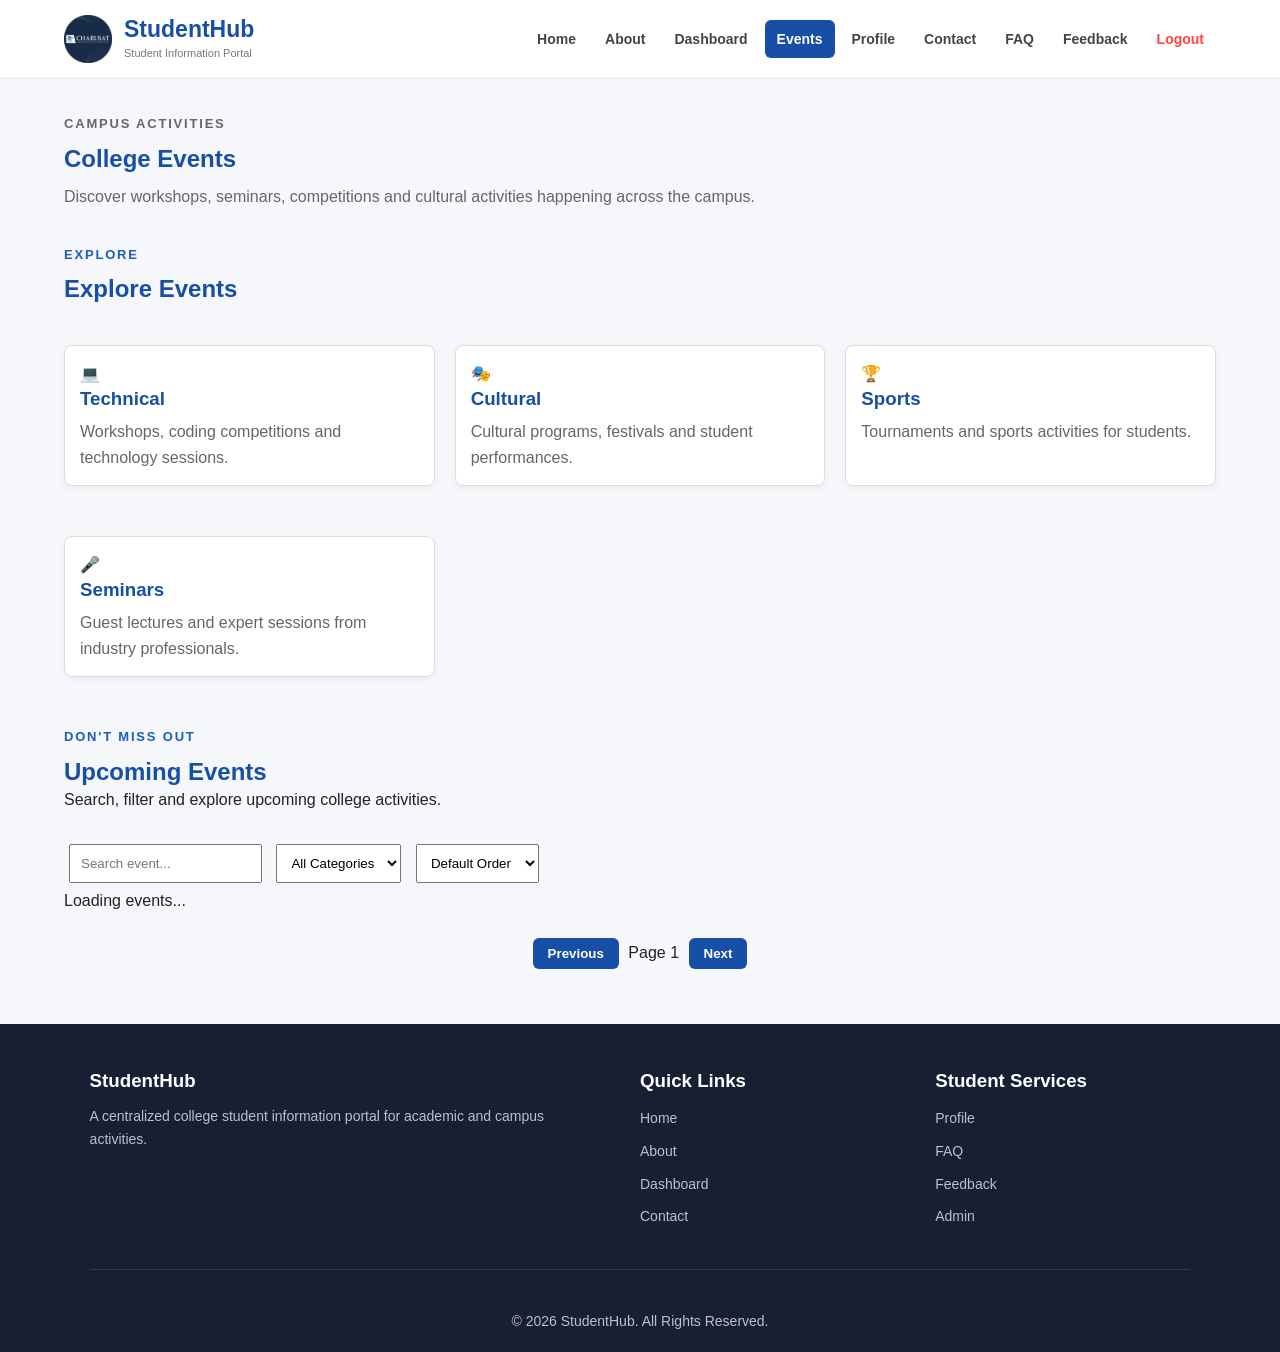
<file: Pages/events.html>
<!DOCTYPE html>
<html lang="en">

<head>

    <meta charset="UTF-8">

    <meta name="viewport"
          content="width=device-width, initial-scale=1.0">

    <link rel="icon"
          type="image/png"
          href="../images/Logo.jpg">

    <link rel="stylesheet"
          href="../css/style.css">

    <title>StudentHub | Events</title>

</head>


<body>


<!-- ================= HEADER ================= -->

<header>

    <div class="logo">

        <img src="../images/Logo.jpg"
             alt="StudentHub Logo">

        <div>

            <h1>
                StudentHub
            </h1>

            <p>
                Student Information Portal
            </p>

        </div>

    </div>


    <!-- Mobile Menu Button -->

    <button id="menuBtn"
            class="menu-btn"
            type="button">

        ☰

    </button>


    <!-- Navigation -->

    <nav id="mainNav">

        <ul>

            <li>
                <a href="index.html">
                    Home
                </a>
            </li>

            <li>
                <a href="about.html">
                    About
                </a>
            </li>

            <li>
                <a href="dashboard.html">
                    Dashboard
                </a>
            </li>

            <li>
                <a href="events.html"
                   aria-current="page">

                    Events

                </a>
            </li>

            <li>
                <a href="profile.html">
                    Profile
                </a>
            </li>

            <li>
                <a href="contact.html">
                    Contact
                </a>
            </li>

            <li>
                <a href="faq.html">
                    FAQ
                </a>
            </li>

            <li>
                <a href="feedback.html">
                    Feedback
                </a>
            </li>

            <!-- <li>
                <a href="admin.html">
                    Admin
                </a>
            </li> -->
             <li><a href="../php/logout.php" style="color: #ff4444; font-weight: bold;">Logout</a></li>

        </ul>

    </nav>

</header>



<!-- ================= MAIN ================= -->

<main>


    <!-- ================= PAGE INTRODUCTION ================= -->

    <section>

        <p class="section-label">
            CAMPUS ACTIVITIES
        </p>

        <h2>
            College Events
        </h2>

        <p>
            Discover workshops, seminars, competitions
            and cultural activities happening across
            the campus.
        </p>

    </section>



    <!-- ================= EVENT CATEGORIES ================= -->

    <section>

        <p class="section-label">
            EXPLORE
        </p>

        <h2>
            Explore Events
        </h2>

        <br>


        <div class="event-container">


            <!-- Technical -->

            <article class="event-card">

                <span>
                    💻
                </span>

                <h3>
                    Technical
                </h3>

                <p>
                    Workshops, coding competitions and
                    technology sessions.
                </p>

            </article>



            <!-- Cultural -->

            <article class="event-card">

                <span>
                    🎭
                </span>

                <h3>
                    Cultural
                </h3>

                <p>
                    Cultural programs, festivals and
                    student performances.
                </p>

            </article>



            <!-- Sports -->

            <article class="event-card">

                <span>
                    🏆
                </span>

                <h3>
                    Sports
                </h3>

                <p>
                    Tournaments and sports activities
                    for students.
                </p>

            </article>



            <!-- Seminars -->

            <article class="event-card">

                <span>
                    🎤
                </span>

                <h3>
                    Seminars
                </h3>

                <p>
                    Guest lectures and expert sessions
                    from industry professionals.
                </p>

            </article>


        </div>

    </section>



    <!-- ================= DYNAMIC EVENTS ================= -->

    <section class="events-section">

        <p class="section-label">
            DON'T MISS OUT
        </p>

        <h2>
            Upcoming Events
        </h2>

        <p>
            Search, filter and explore upcoming
            college activities.
        </p>

        <br>


        <!-- ================= SEARCH ================= -->

        <input type="text"
               id="searchEvent"
               placeholder="Search event...">



        <!-- ================= CATEGORY ================= -->

        <select id="category">

            <option value="all">
                All Categories
            </option>

            <option value="Technical">
                Technical
            </option>

            <option value="Workshop">
                Workshop
            </option>

            <option value="Sports">
                Sports
            </option>

            <option value="Cultural">
                Cultural
            </option>

            <option value="Career">
                Career
            </option>

        </select>



        <!-- ================= SORT ================= -->

        <select id="sort">

            <option value="default">
                Default Order
            </option>

            <option value="az">
                A - Z
            </option>

            <option value="za">
                Z - A
            </option>

        </select>



        <!-- ================= LOADING ================= -->

        <p id="loading">
            Loading events...
        </p>



        <!-- ================= EVENT CONTAINER ================= -->

        <div id="eventContainer">

            <!-- JavaScript will add events here -->

        </div>



        <!-- ================= PAGINATION ================= -->

        <div class="pagination">

            <button id="prev"
                    type="button">

                Previous

            </button>


            <span id="page">

                Page 1

            </span>


            <button id="next"
                    type="button">

                Next

            </button>

        </div>


    </section>


</main>



<!-- ================= FOOTER ================= -->

<footer>


    <!-- Footer About -->

    <div>

        <h3>
            StudentHub
        </h3>

        <p>
            A centralized college student information
            portal for academic and campus activities.
        </p>

    </div>



    <!-- Quick Links -->

    <div>

        <h3>
            Quick Links
        </h3>

        <ul>

            <li>
                <a href="index.html">
                    Home
                </a>
            </li>

            <li>
                <a href="about.html">
                    About
                </a>
            </li>

            <li>
                <a href="dashboard.html">
                    Dashboard
                </a>
            </li>

            <li>
                <a href="contact.html">
                    Contact
                </a>
            </li>

        </ul>

    </div>



    <!-- Student Services -->

    <div>

        <h3>
            Student Services
        </h3>

        <ul>

            <li>
                <a href="profile.html">
                    Profile
                </a>
            </li>

            <li>
                <a href="faq.html">
                    FAQ
                </a>
            </li>

            <li>
                <a href="feedback.html">
                    Feedback
                </a>
            </li>

            <li>
                <a href="admin.html">
                    Admin
                </a>
            </li>

        </ul>

    </div>



    <hr>



    <!-- Copyright -->

    <p class="copyright">

        &copy; 2026 StudentHub.
        All Rights Reserved.

    </p>


</footer>



<!-- ================= JAVASCRIPT ================= -->

<script src="../js/script.js?v=2"></script>


</body>

</html>
</file>
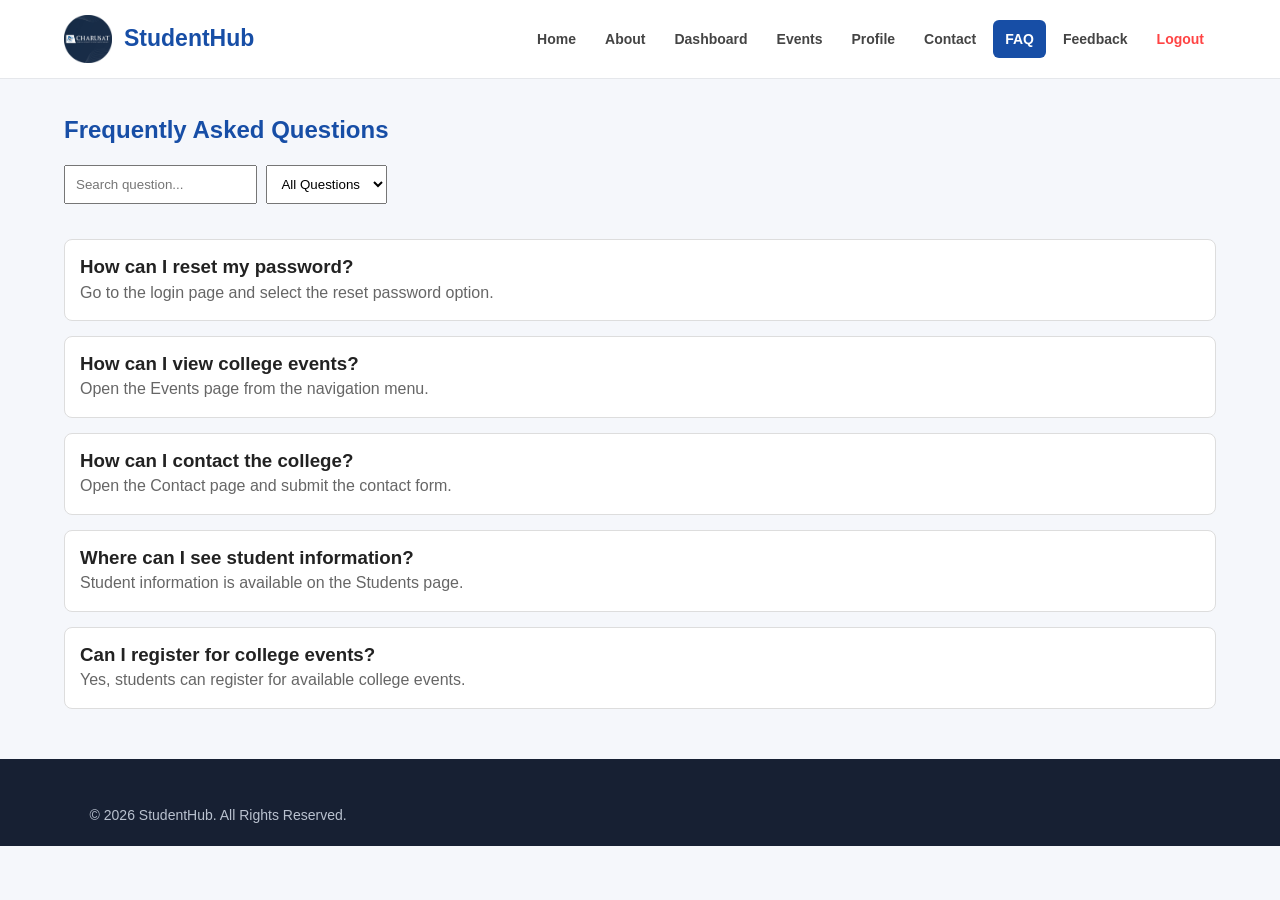
<file: Pages/faq.html>
<!DOCTYPE html>
<html lang="en">

<head>

    <meta charset="UTF-8">

    <meta name="viewport" content="width=device-width, initial-scale=1.0">

    <title>StudentHub | FAQ</title>

    <link rel="icon" type="image/png" href="../images/Logo.jpg">

    <link rel="stylesheet" href="../css/style.css">

</head>


<body>

<header>

    <div class="logo">
        <img src="../images/Logo.jpg" alt="StudentHub Logo">
        <h1>StudentHub</h1>
    </div>

   <nav id="mainNav">
    <ul>
        <li><a href="index.html">Home</a></li>
        <li><a href="about.html">About</a></li>
        <li><a href="dashboard.html">Dashboard</a></li>
        <li><a href="events.html">Events</a></li>
        <li><a href="profile.html">Profile</a></li>
        <li><a href="contact.html">Contact</a></li>
        <li><a href="faq.html" aria-current="page">FAQ</a></li>
        <li><a href="feedback.html">Feedback</a></li>
        <!-- <li><a href="admin.html">Admin</a></li> -->
         <li><a href="../php/logout.php" style="color: #ff4444; font-weight: bold;">Logout</a></li>
    </ul>
</nav>

</header>


<main>

    <section class="events-section">

        <h2>Frequently Asked Questions</h2>

        <input type="text"
               id="searchBox"
               placeholder="Search question...">

        <select id="filterBox">

            <option value="all">All Questions</option>
            <option value="registration">Registration</option>
            <option value="password">Password</option>
            <option value="event">Events</option>
            <option value="contact">Contact</option>

        </select>

        <div id="faqContainer">
            Loading...
        </div>

    </section>

</main>


<footer>

    <p>© 2026 StudentHub. All Rights Reserved.</p>

</footer>

<script src="../js/script.js"></script>
</body>

</html>
</file>
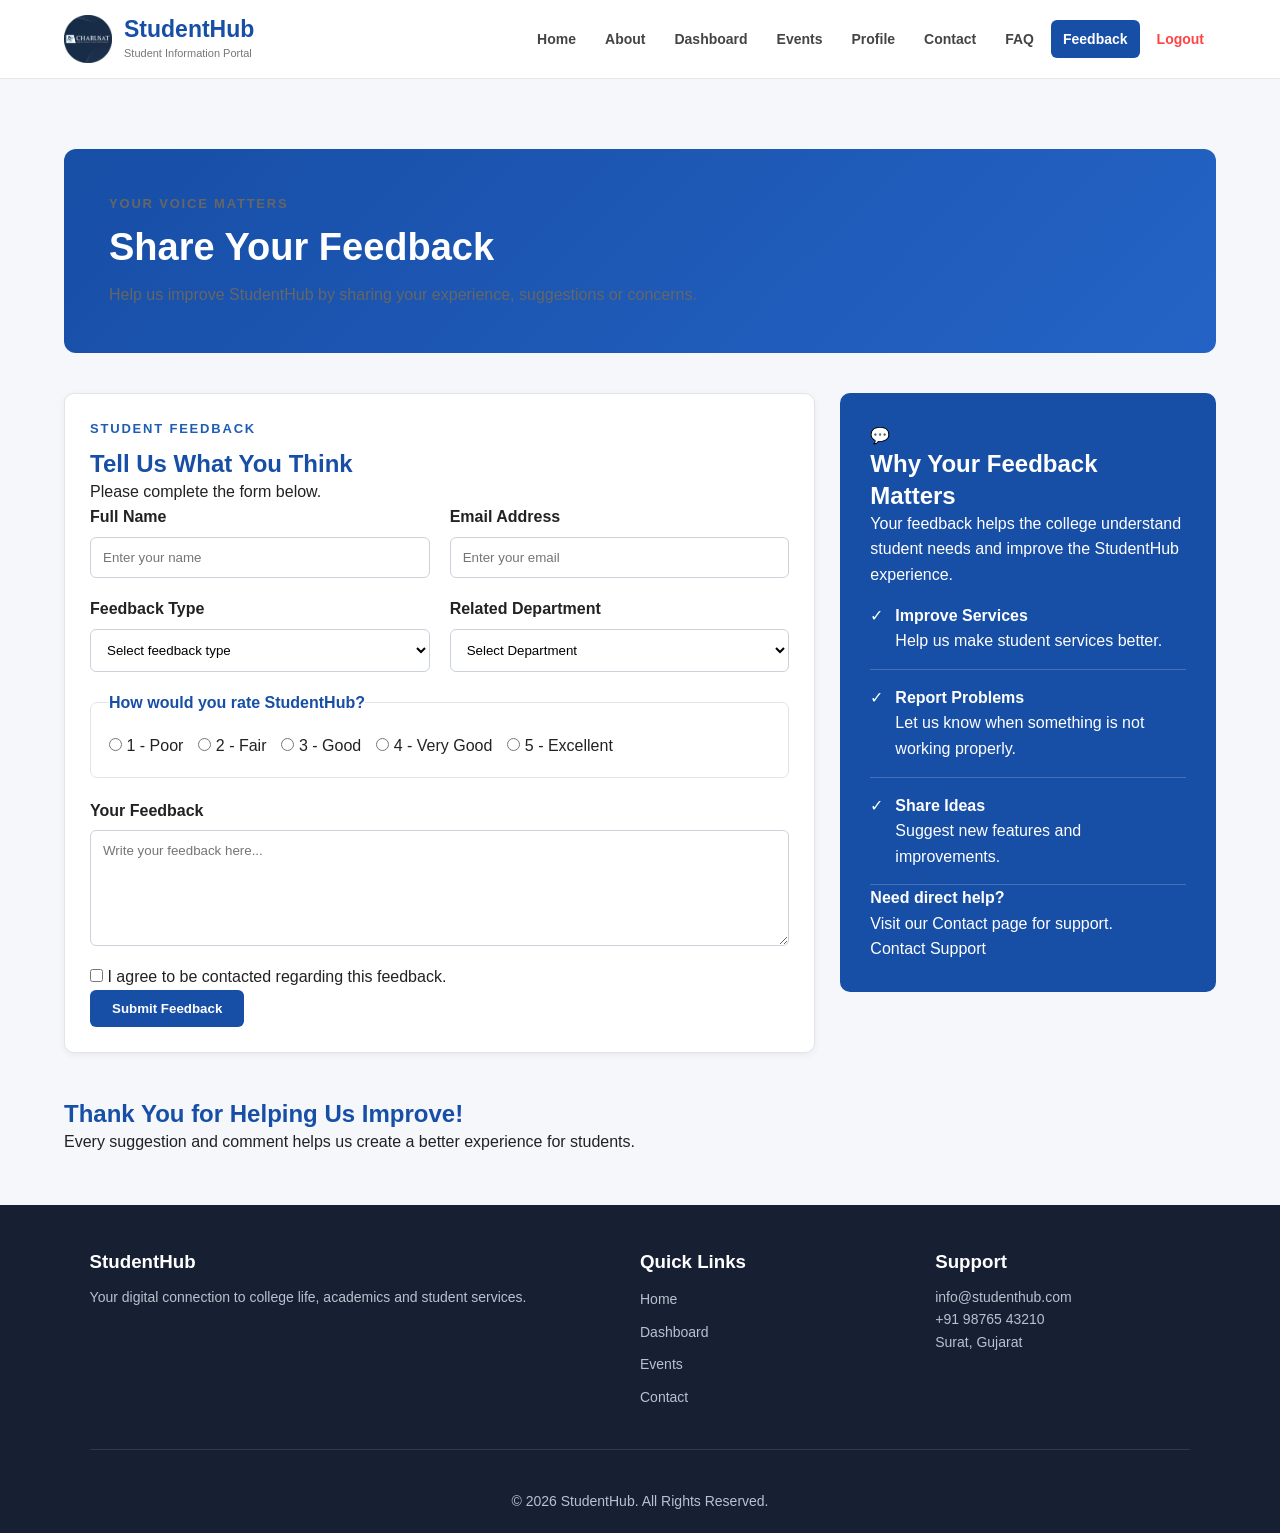
<file: Pages/feedback.html>
<!DOCTYPE html>
<html lang="en">

<head>

    <meta charset="UTF-8">

    <meta name="viewport" content="width=device-width, initial-scale=1.0">

    <title>StudentHub | Feedback</title>

   <link rel="icon" type="image/png" href="../images/Logo.jpg">

    <link rel="stylesheet" href="../css/style.css">

</head>

<body>

    <!-- ================= HEADER ================= -->

    <header>

        <div class="logo">

            <img src="../images/Logo.jpg" alt="StudentHub Logo">

            <div>
                <h1>StudentHub</h1>
                <p>Student Information Portal</p>
            </div>

        </div>


          <button id="menuBtn" class="menu-btn" type="button">
    ☰
</button>

<nav id="mainNav">
    <ul>
        <li><a href="index.html">Home</a></li>
        <li><a href="about.html">About</a></li>
        <li><a href="dashboard.html">Dashboard</a></li>
        <li><a href="events.html">Events</a></li>
        <li><a href="profile.html">Profile</a></li>
        <li><a href="contact.html">Contact</a></li>
        <li><a href="faq.html">FAQ</a></li>
        <li><a href="feedback.html" aria-current="page">Feedback</a></li>
        <!-- <li><a href="admin.html">Admin</a></li> -->
         <li><a href="../php/logout.php" style="color: #ff4444; font-weight: bold;">Logout</a></li>
    </ul>
</nav>

    </header>


    <!-- ================= MAIN ================= -->

    <main class="feedback-page">


        <!-- ================= INTRO ================= -->

        <section class="feedback-hero">

            <p class="section-label">
                YOUR VOICE MATTERS
            </p>

            <h2>Share Your Feedback</h2>

            <p>
                Help us improve StudentHub by sharing your
                experience, suggestions or concerns.
            </p>

        </section>


        <!-- ================= FEEDBACK AREA ================= -->

        <section class="feedback-area">


            <!-- FEEDBACK FORM -->

            <article class="feedback-form-card">

                <div class="feedback-heading">

                    <p class="section-label">
                        STUDENT FEEDBACK
                    </p>

                    <h2>Tell Us What You Think</h2>

                    <p>
                        Please complete the form below.
                    </p>

                </div>


                <form action="#" method="post">


                    <div class="form-row">

                        <div class="form-group">

                            <label for="student-name">
                                Full Name
                            </label>

                            <input
                                type="text"
                                id="student-name"
                                name="student-name"
                                placeholder="Enter your name"
                                required
                            >

                        </div>


                        <div class="form-group">

                            <label for="student-email">
                                Email Address
                            </label>

                            <input
                                type="email"
                                id="student-email"
                                name="student-email"
                                placeholder="Enter your email"
                                required
                            >

                        </div>

                    </div>


                    <div class="form-row">

                        <div class="form-group">

                            <label for="feedback-type">
                                Feedback Type
                            </label>

                            <select
                                id="feedback-type"
                                name="feedback-type"
                                required
                            >

                                <option value="">
                                    Select feedback type
                                </option>

                                <option value="suggestion">
                                    Suggestion
                                </option>

                                <option value="complaint">
                                    Complaint
                                </option>

                                <option value="experience">
                                    Experience
                                </option>

                                <option value="website">
                                    Website Feedback
                                </option>

                                <option value="other">
                                    Other
                                </option>

                            </select>

                        </div>


                        <div class="form-group">

                            <label for="department">
                                Related Department
                            </label>

                            <select
                                id="department"
                                name="department"
                            >

                                <option value="">
                                    Select Department
                                </option>

                                <option value="academic">
                                    Academic
                                </option>

                                <option value="events">
                                    Events
                                </option>

                                <option value="student-services">
                                    Student Services
                                </option>

                                <option value="it">
                                    IT Support
                                </option>

                                <option value="other">
                                    Other
                                </option>

                            </select>

                        </div>

                    </div>


                    <!-- RATING -->

                    <fieldset class="rating-fieldset">

                        <legend>
                            How would you rate StudentHub?
                        </legend>

                        <div class="rating-options">

                            <label>
                                <input
                                    type="radio"
                                    name="rating"
                                    value="1"
                                >
                                1 - Poor
                            </label>


                            <label>
                                <input
                                    type="radio"
                                    name="rating"
                                    value="2"
                                >
                                2 - Fair
                            </label>


                            <label>
                                <input
                                    type="radio"
                                    name="rating"
                                    value="3"
                                >
                                3 - Good
                            </label>


                            <label>
                                <input
                                    type="radio"
                                    name="rating"
                                    value="4"
                                >
                                4 - Very Good
                            </label>


                            <label>
                                <input
                                    type="radio"
                                    name="rating"
                                    value="5"
                                >
                                5 - Excellent
                            </label>

                        </div>

                    </fieldset>


                    <!-- MESSAGE -->

                    <div class="form-group">

                        <label for="feedback-message">
                            Your Feedback
                        </label>

                        <textarea
                            id="feedback-message"
                            name="feedback-message"
                            rows="6"
                            placeholder="Write your feedback here..."
                            required
                        ></textarea>

                    </div>


                    <!-- CHECKBOX -->

                    <div class="feedback-check">

                        <label>

                            <input
                                type="checkbox"
                                name="contact-permission"
                            >

                            I agree to be contacted regarding
                            this feedback.

                        </label>

                    </div>


                    <button
                        type="submit"
                        class="feedback-button"
                    >
                        Submit Feedback
                    </button>

                </form>

            </article>


            <!-- ================= ASIDE ================= -->

            <aside class="feedback-aside">

                <div class="feedback-aside-icon">
                    💬
                </div>

                <h2>Why Your Feedback Matters</h2>

                <p>
                    Your feedback helps the college understand
                    student needs and improve the StudentHub
                    experience.
                </p>


                <div class="feedback-point">

                    <span>✓</span>

                    <div>

                        <strong>Improve Services</strong>

                        <p>
                            Help us make student services better.
                        </p>

                    </div>

                </div>


                <div class="feedback-point">

                    <span>✓</span>

                    <div>

                        <strong>Report Problems</strong>

                        <p>
                            Let us know when something is not
                            working properly.
                        </p>

                    </div>

                </div>


                <div class="feedback-point">

                    <span>✓</span>

                    <div>

                        <strong>Share Ideas</strong>

                        <p>
                            Suggest new features and improvements.
                        </p>

                    </div>

                </div>


                <div class="feedback-contact">

                    <strong>Need direct help?</strong>

                    <p>
                        Visit our Contact page for support.
                    </p>

                    <a href="contact.html">
                        Contact Support
                    </a>

                </div>

            </aside>

        </section>


        <!-- ================= THANK YOU ================= -->

        <section class="feedback-note">

            <h2>Thank You for Helping Us Improve!</h2>

            <p>
                Every suggestion and comment helps us create
                a better experience for students.
            </p>

        </section>


    </main>


    <!-- ================= FOOTER ================= -->

    <footer>

        <div>

            <h3>StudentHub</h3>

            <p>
                Your digital connection to college life,
                academics and student services.
            </p>

        </div>


        <div>

            <h3>Quick Links</h3>

            <ul>

                <li>
                    <a href="index.html">Home</a>
                </li>

                <li>
                    <a href="dashboard.html">Dashboard</a>
                </li>

                <li>
                    <a href="events.html">Events</a>
                </li>

                <li>
                    <a href="contact.html">Contact</a>
                </li>

            </ul>

        </div>


        <div>

            <h3>Support</h3>

            <p>info@studenthub.com</p>

            <p>+91 98765 43210</p>

            <p>Surat, Gujarat</p>

        </div>


        <hr>

        <p class="copyright">
            © 2026 StudentHub. All Rights Reserved.
        </p>

    </footer>
<script src="../js/script.js"></script>
</body>

</html>
</file>
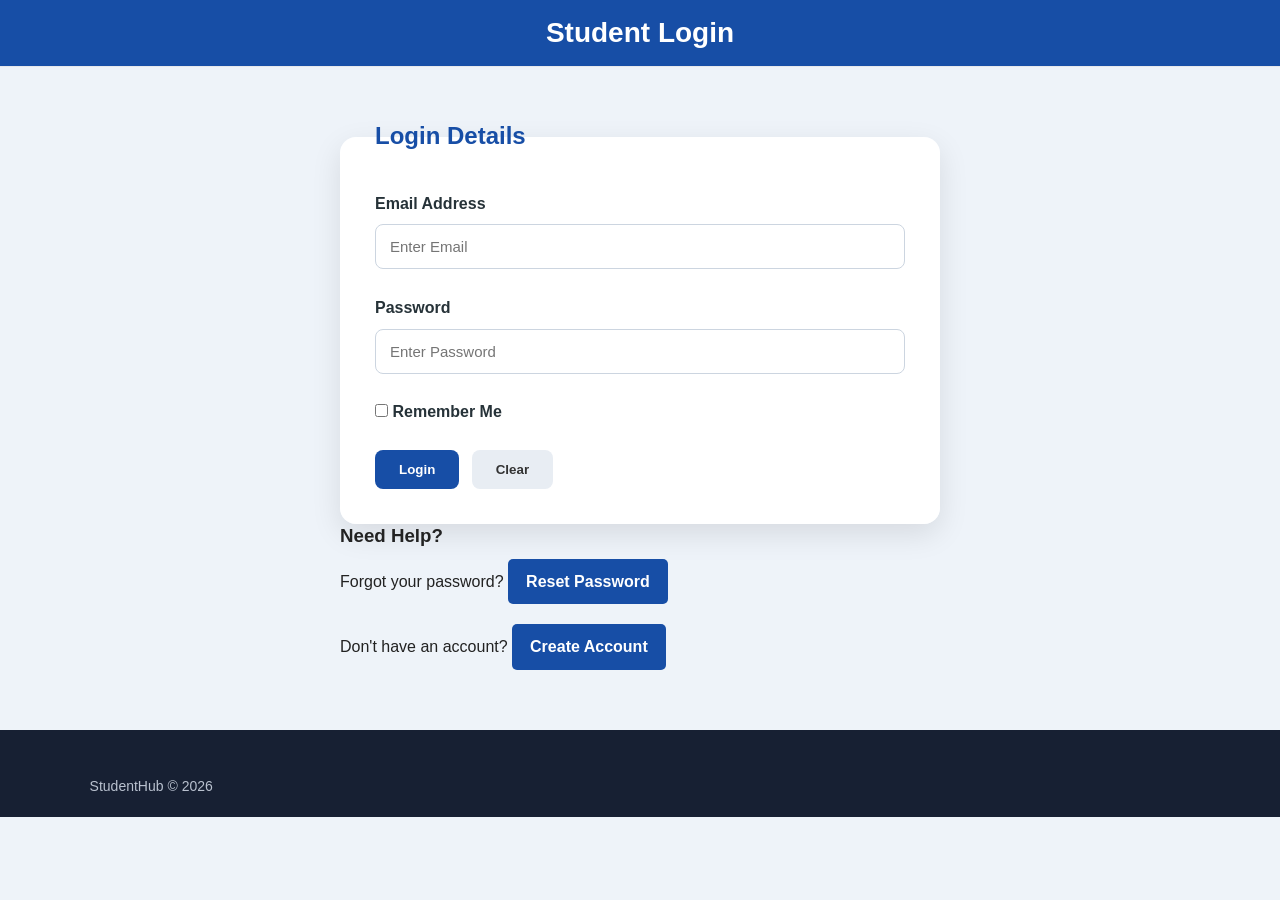
<file: Pages/login.html>
<!DOCTYPE html>
<html lang="en">

<head>

<meta charset="UTF-8">

<meta name="viewport" content="width=device-width, initial-scale=1.0">
<link rel="stylesheet" href="../css/style.css">

<title>Login</title>
 <link rel="icon" type="image/png" href="../images/Logo.jpg">
</head>

<body class="auth-page">

<header>

<h1>Student Login</h1>

</header>

<main>

<form>

<fieldset>

<legend>Login Details</legend>

<label for="email">

Email Address

</label>

<br>

<input
type="email"
id="email"
placeholder="Enter Email">

<br><br>

<label for="password">

Password

</label>

<br>

<input
type="password"
id="password"
placeholder="Enter Password">

<br><br>

<label>

<input type="checkbox">

Remember Me

</label>

<br><br>

<button type="submit">

Login

</button>

<button type="reset">

Clear

</button>

</fieldset>

</form>

<section>

<h3>Need Help?</h3>

<p>

Forgot your password?

<a href="#">

Reset Password

</a>

</p>

<p>

Don't have an account?

<a href="register.html">

Create Account

</a>

</p>

</section>

</main>

<footer>

<p>StudentHub © 2026</p>

</footer>

</body>

</html>
</file>
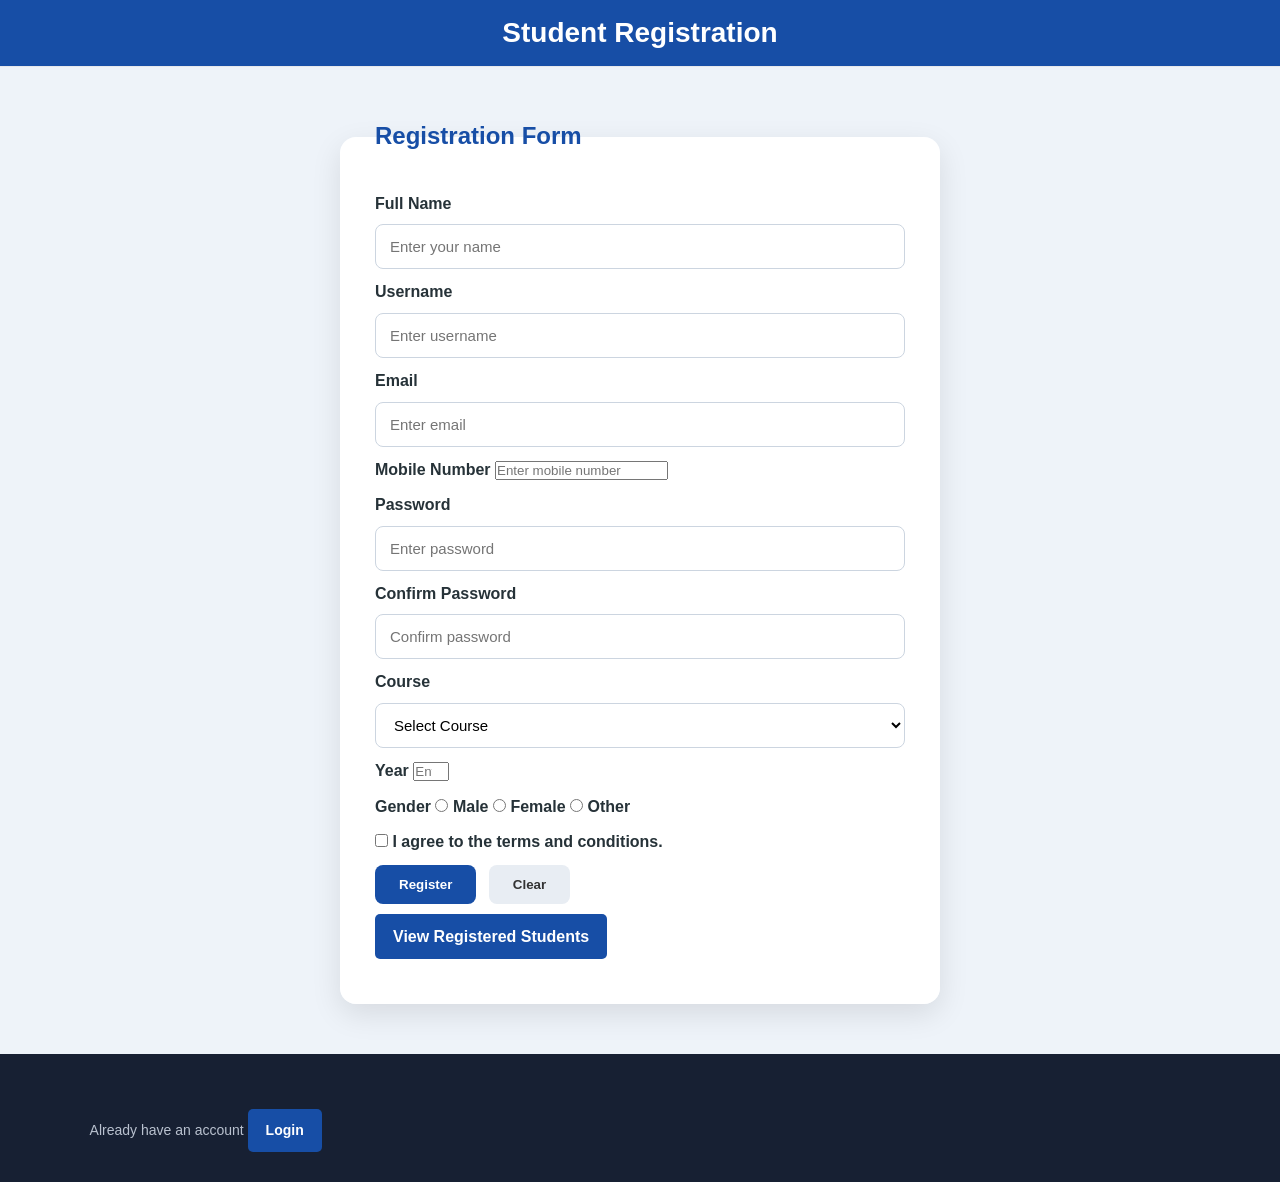
<file: Pages/register.html>
<!DOCTYPE html>
<html lang="en">

<head>
    <meta charset="UTF-8">
    <meta name="viewport" content="width=device-width, initial-scale=1.0">
    <link rel="stylesheet" href="../css/style.css">
    <title>Student Registration</title>
</head>

<body class="auth-page">

    <header>
        <h1>Student Registration</h1>
    </header>

    <main>
        <form id="registerForm" action="../php/Register.php" method="POST">
            <fieldset>
                <legend>Registration Form</legend>

                <!-- Name -->
                <label for="name">Full Name</label>
                <input type="text" id="name" name="name" placeholder="Enter your name" required maxlength="100">
                <div class="error" id="nameError"></div>

                <!-- Username -->
                <label for="username">Username</label>
                <input 
                    type="text" 
                    id="username" 
                    name="username" 
                    placeholder="Enter username" 
                    required 
                    minlength="3" 
                    maxlength="50" 
                    pattern="^[a-zA-Z0-9_]+$" 
                    title="Username should only contain letters, numbers, and underscores"
                >
                <div class="error" id="usernameError"></div>

                <!-- Email -->
                <label for="email">Email</label>
                <input type="email" id="email" name="email" placeholder="Enter email" required maxlength="100">
                <div class="error" id="emailError"></div>

                <!-- Mobile -->
                <label for="mobile">Mobile Number</label>
                <input type="tel" id="mobile" name="mobile" placeholder="Enter mobile number" required pattern="^[0-9]{10}$" title="Enter a valid 10-digit mobile number">
                <div class="error" id="mobileError"></div>

               
               

                <!-- Password -->
                <label for="password">Password</label>
                <input type="password" id="password" name="password" placeholder="Enter password" required minlength="6">
                <div class="error" id="passwordError"></div>

                <!-- Confirm Password -->
                <label for="confirmPassword">Confirm Password</label>
                <input type="password" id="confirmPassword" name="confirmPassword" placeholder="Confirm password" required minlength="6">
                <div class="error" id="confirmPasswordError"></div>

                <!-- Course -->
                <label for="course">Course</label>
                <select id="course" name="course" required>
                    <option value="">Select Course</option>
                    <option value="IT">Information Technology</option>
                    <option value="CE">Computer Engineering</option>
                    <option value="AI">Artificial Intelligence</option>
                </select>
                <div class="error" id="courseError"></div>

                <!-- Year -->
                <label for="year">Year</label>
                <input type="number" id="year" name="year" min="1" max="4" placeholder="Enter year" required>
                <div class="error" id="yearError"></div>

                <!-- Gender -->
                <label>Gender</label>
                <label><input type="radio" name="gender" value="Male" required> Male</label>
                <label><input type="radio" name="gender" value="Female"> Female</label>
                <label><input type="radio" name="gender" value="Other"> Other</label>
                <div class="error" id="genderError"></div>

                <!-- Terms -->
                <label for="terms">
                    <input type="checkbox" id="terms" name="terms" value="accepted" required>
                    I agree to the terms and conditions.
                </label>
                <div class="error" id="termsError"></div>

                <!-- Buttons -->
                <button type="submit">Register</button>
                <button type="reset">Clear</button>

                <p><a href="students.html">View Registered Students</a></p>
            </fieldset>
        </form>
    </main>

    <footer>
        <p>Already have an account <a href="../php/login.php">Login</a></p>
    </footer>

</body>
</html>
</file>
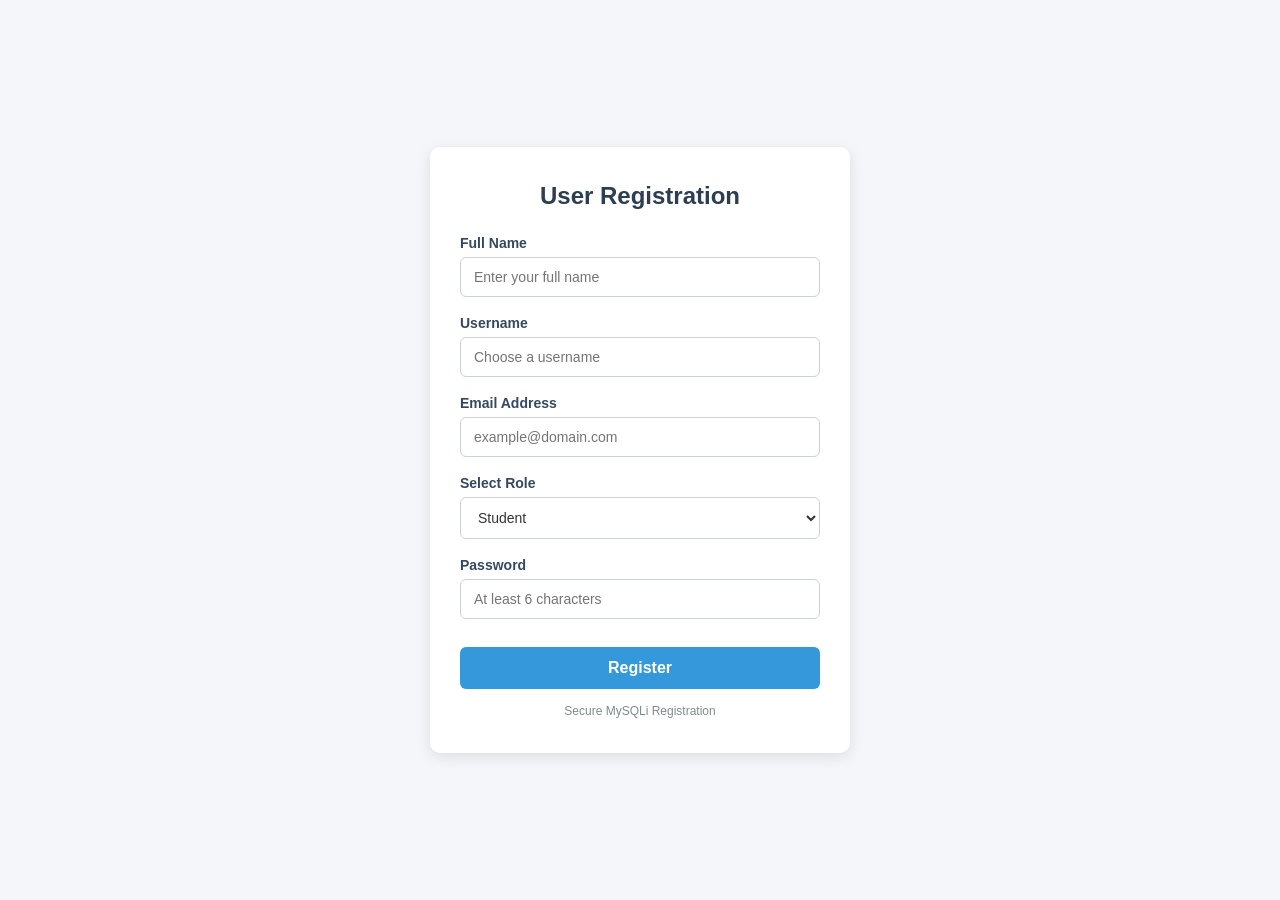
<file: Pages/register_user.html>
<!DOCTYPE html>
<html lang="en">
<head>
    <meta charset="UTF-8">
    <meta name="viewport" content="width=device-width, initial-scale=1.0">
    <title>StudentHub - User Registration</title>
    <style>
        * {
            box-sizing: border-box;
            margin: 0;
            padding: 0;
            font-family: 'Segoe UI', Tahoma, Geneva, Verdana, sans-serif;
        }

        body {
            background-color: #f4f6f9;
            display: flex;
            justify-content: center;
            align-items: center;
            min-height: 100vh;
            padding: 20px;
        }

        .registration-card {
            background: #ffffff;
            width: 100%;
            max-width: 420px;
            padding: 35px 30px;
            border-radius: 10px;
            box-shadow: 0 4px 15px rgba(0, 0, 0, 0.1);
        }

        .registration-card h1 {
            font-size: 24px;
            color: #2c3e50;
            margin-bottom: 25px;
            text-align: center;
        }

        .form-group {
            margin-bottom: 18px;
        }

        label {
            display: block;
            margin-bottom: 6px;
            font-weight: 600;
            font-size: 14px;
            color: #34495e;
        }

        input[type="text"],
        input[type="email"],
        input[type="password"],
        select {
            width: 100%;
            padding: 11px 13px;
            border: 1px solid #ccd1d9;
            border-radius: 6px;
            font-size: 14px;
            color: #333333;
            outline: none;
            background-color: #fff;
            transition: border-color 0.2s ease, box-shadow 0.2s ease;
        }

        input[type="text"]:focus,
        input[type="email"]:focus,
        input[type="password"]:focus,
        select:focus {
            border-color: #3498db;
            box-shadow: 0 0 5px rgba(52, 152, 219, 0.3);
        }

        button[type="submit"] {
            width: 100%;
            padding: 12px;
            background-color: #3498db;
            color: #ffffff;
            border: none;
            border-radius: 6px;
            font-size: 16px;
            font-weight: 600;
            cursor: pointer;
            margin-top: 10px;
            transition: background-color 0.2s ease;
        }

        button[type="submit"]:hover {
            background-color: #2980b9;
        }

        .form-footer {
            margin-top: 15px;
            text-align: center;
            font-size: 12px;
            color: #7f8c8d;
        }
    </style>
</head>
<body>

    <div class="registration-card">
        <h1>User Registration</h1>

        <form action="../php/process_user_registration.php" method="POST">
            <div class="form-group">
                <label for="name">Full Name</label>
                <input type="text" id="name" name="name" required maxlength="100" placeholder="Enter your full name">
            </div>

            <div class="form-group">
                <label for="username">Username</label>
                <input 
                    type="text" 
                    id="username" 
                    name="username" 
                    required 
                    minlength="3" 
                    maxlength="50" 
                    pattern="^[a-zA-Z0-9_]+$" 
                    title="Username should only contain letters, numbers, and underscores."
                    placeholder="Choose a username"
                >
            </div>

            <div class="form-group">
                <label for="email">Email Address</label>
                <input type="email" id="email" name="email" required maxlength="100" placeholder="example@domain.com">
            </div>

            <div class="form-group">
                <label for="role">Select Role</label>
                <select id="role" name="role" required>
                    <option value="student" selected>Student</option>
                    <option value="admin">Admin</option>
                </select>
            </div>

            <div class="form-group">
                <label for="password">Password</label>
                <input type="password" id="password" name="password" required minlength="6" placeholder="At least 6 characters">
            </div>

            <button type="submit">Register</button>
            <div class="form-footer">Secure MySQLi Registration</div>
        </form>
    </div>

</body>
</html>
</file>
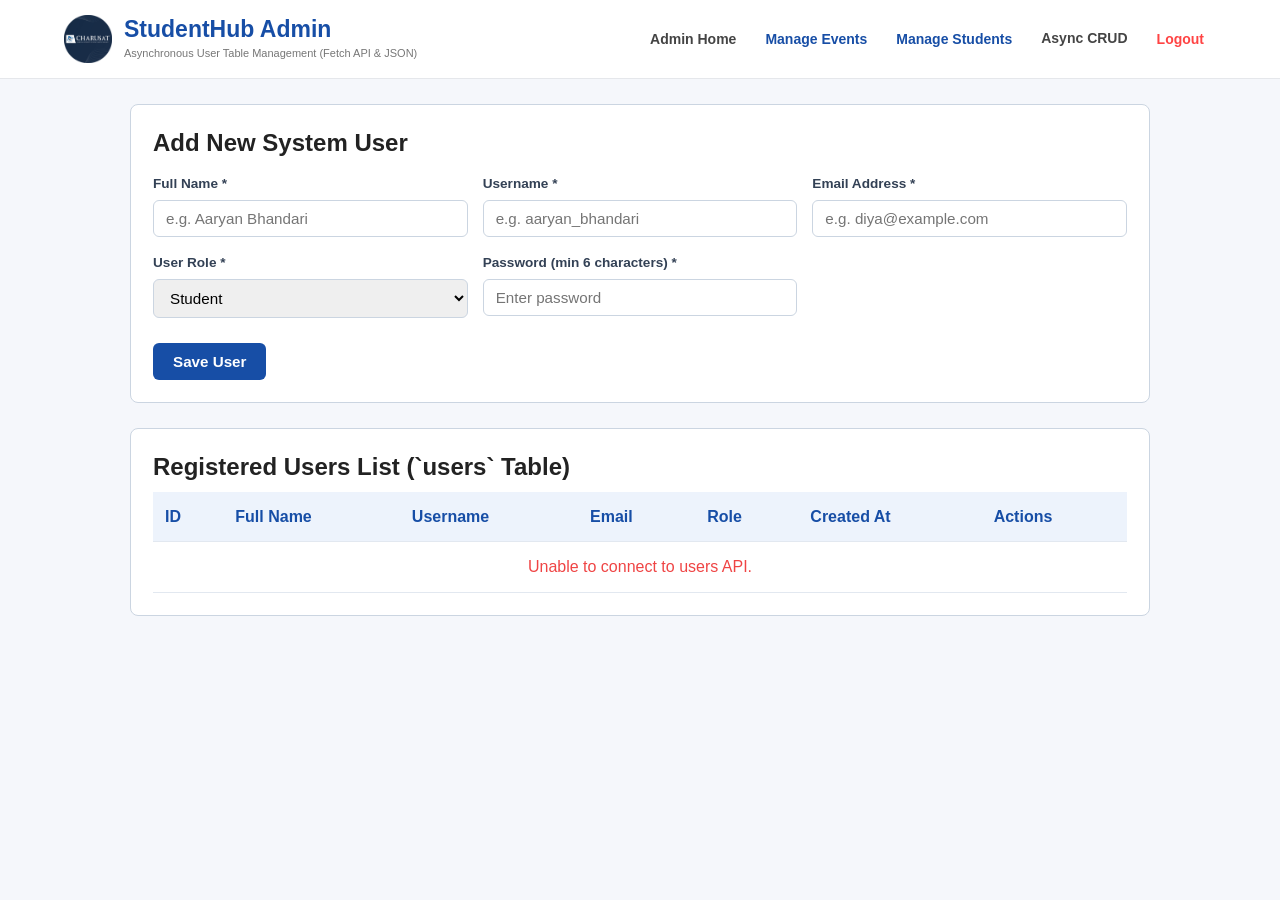
<file: Pages/student_crud_fetch.html>
<!DOCTYPE html>
<html lang="en">
<head>
    <meta charset="UTF-8">
    <meta name="viewport" content="width=device-width, initial-scale=1.0">
    <title>StudentHub | Users API Management (Fetch API)</title>
    <link rel="icon" type="image/png" href="../images/Logo.jpg">
    <link rel="stylesheet" href="../css/style.css">
    <style>
        .container {
            max-width: 1050px;
            margin: 25px auto;
            padding: 0 15px;
        }
        .form-box, .table-box {
            background: #fff;
            padding: 22px;
            border-radius: 8px;
            border: 1px solid #cbd5e1;
            margin-bottom: 25px;
        }
        .grid-form {
            display: grid;
            grid-template-columns: repeat(3, 1fr);
            gap: 15px;
            margin-top: 15px;
        }
        .grid-form label {
            display: block;
            font-size: 0.85rem;
            font-weight: 600;
            margin-bottom: 5px;
            color: #334155;
        }
        .grid-form input, .grid-form select {
            width: 100%;
            padding: 9px 12px;
            box-sizing: border-box;
            border: 1px solid #cbd5e1;
            border-radius: 6px;
            font-size: 0.95rem;
        }
        .btn-row {
            grid-column: 1 / -1;
            margin-top: 10px;
        }
        .btn {
            padding: 10px 20px;
            border: none;
            border-radius: 6px;
            cursor: pointer;
            font-size: 0.95rem;
            font-weight: 600;
        }
        .btn-submit { background: #174ea6; color: #fff; }
        .btn-cancel { background: #64748b; color: #fff; display: none; }
        .btn-edit { background: #f59e0b; color: #fff; padding: 6px 12px; font-size: 0.85rem; border-radius: 4px; border: 0; cursor: pointer; }
        .btn-del { background: #ef4444; color: #fff; padding: 6px 12px; font-size: 0.85rem; border-radius: 4px; border: 0; cursor: pointer; }
        .badge { display: inline-block; padding: 3px 8px; border-radius: 4px; font-size: 0.8rem; font-weight: 600; text-transform: uppercase; }
        .badge-student { background: #e0f2fe; color: #0369a1; }
        .badge-admin { background: #fef3c7; color: #b45309; }
        .alert-box {
            padding: 12px 16px;
            border-radius: 6px;
            margin-bottom: 15px;
            display: none;
            font-weight: 500;
        }
        .alert-success { background: #dcfce7; color: #166534; border: 1px solid #bbf7d0; }
        .alert-error { background: #fee2e2; color: #991b1b; border: 1px solid #fecaca; }
        table {
            width: 100%;
            border-collapse: collapse;
            margin-top: 10px;
        }
        th, td {
            padding: 12px;
            border-bottom: 1px solid #e2e8f0;
            text-align: left;
        }
        th { background: #edf3fc; color: #174ea6; font-weight: 600; }
        tr:hover td { background: #f8fbff; }
        @media(max-width: 768px) {
            .grid-form { grid-template-columns: 1fr; }
        }
    </style>
</head>
<body>

    <header>
        <div class="logo">
            <img src="../images/Logo.jpg" alt="StudentHub Logo">
            <div>
                <h1>StudentHub Admin</h1>
                <p>Asynchronous User Table Management (Fetch API & JSON)</p>
            </div>
        </div>
         <nav id="mainNav">
            <ul>
               
               <li><a href="../Pages/admin.php">Admin Home</a></li>
                 <li><a href="../php/event_management.php" style="font-weight: 600; color: #174ea6;">Manage Events</a></li>
                <li><a href="../php/student_management.php" style="font-weight: 600; color: #174ea6;">Manage Students</a></li>
                <li><a href="student_crud_fetch.html" class="active" style="border-bottom: 2px solid #fff; font-weight: bold;">Async CRUD</a></li>
                <li><a href="../php/logout.php" style="color: #ff4444; font-weight: bold;">Logout</a></li>
            </ul>
        </nav>
    </header>

    <div class="container">
        <!-- Status Alert Box -->
        <div id="alertBox" class="alert-box"></div>

        <!-- Add / Edit User Form -->
        <div class="form-box">
            <h2 id="formTitle">Add New System User</h2>
            <form id="userCrudForm">
                <input type="hidden" id="user_id" value="">
                
                <div class="grid-form">
                    <div>
                        <label for="name">Full Name *</label>
                        <input type="text" id="name" required placeholder="e.g. Aaryan Bhandari">
                    </div>
                    <div>
                        <label for="username">Username *</label>
                        <input type="text" id="username" required placeholder="e.g. aaryan_bhandari">
                    </div>
                    <div>
                        <label for="email">Email Address *</label>
                        <input type="email" id="email" required placeholder="e.g. diya@example.com">
                    </div>
                    <div>
                        <label for="role">User Role *</label>
                        <select id="role" required>
                            <option value="student">Student</option>
                            <option value="admin">Administrator</option>
                        </select>
                    </div>
                    <div id="passwordGroup">
                        <label for="password" id="passwordLabel">Password (min 6 characters) *</label>
                        <input type="password" id="password" placeholder="Enter password">
                    </div>

                    <div class="btn-row">
                        <button type="submit" id="submitBtn" class="btn btn-submit">Save User</button>
                        <button type="button" id="cancelBtn" class="btn btn-cancel">Cancel Edit</button>
                    </div>
                </div>
            </form>
        </div>

        <!-- Live Users Table -->
        <div class="table-box">
            <h2>Registered Users List (`users` Table)</h2>
            <div style="overflow-x: auto;">
                <table>
                    <thead>
                        <tr>
                            <th>ID</th>
                            <th>Full Name</th>
                            <th>Username</th>
                            <th>Email</th>
                            <th>Role</th>
                            <th>Created At</th>
                            <th>Actions</th>
                        </tr>
                    </thead>
                    <tbody id="userTableBody">
                        <tr><td colspan="7" style="text-align: center;">Loading users...</td></tr>
                    </tbody>
                </table>
            </div>
        </div>
    </div>

    <script>
        const API_URL = '../php/api.php';

        const form           = document.getElementById('userCrudForm');
        const userIdField    = document.getElementById('user_id');
        const nameField      = document.getElementById('name');
        const usernameField  = document.getElementById('username');
        const emailField     = document.getElementById('email');
        const roleField      = document.getElementById('role');
        const passwordField  = document.getElementById('password');
        const passwordLabel  = document.getElementById('passwordLabel');
        const formTitle      = document.getElementById('formTitle');
        const submitBtn      = document.getElementById('submitBtn');
        const cancelBtn      = document.getElementById('cancelBtn');
        const tableBody      = document.getElementById('userTableBody');
        const alertBox       = document.getElementById('alertBox');

        function showAlert(msg, isSuccess = true) {
            alertBox.textContent = msg;
            alertBox.className = 'alert-box ' + (isSuccess ? 'alert-success' : 'alert-error');
            alertBox.style.display = 'block';
            setTimeout(() => { alertBox.style.display = 'none'; }, 3500);
        }

        // ==========================================
        // 1. FETCH & DISPLAY USERS (GET)
        // ==========================================
        async function loadUsers() {
            try {
                const response = await fetch(API_URL + '?t=' + new Date().getTime());
                const result = await response.json();

                if (result.status === 'success') {
                    renderTable(result.data);
                } else {
                    showAlert(result.message || "Failed to load users.", false);
                }
            } catch (err) {
                console.error("Fetch Error:", err);
                tableBody.innerHTML = '<tr><td colspan="7" style="text-align:center; color:#ef4444;">Unable to connect to users API.</td></tr>';
            }
        }

        function renderTable(users) {
            if (!users || users.length === 0) {
                tableBody.innerHTML = '<tr><td colspan="7" style="text-align:center; color:#64748b;">No users found in the database.</td></tr>';
                return;
            }

            tableBody.innerHTML = users.map(u => `
                <tr id="user-row-${u.id}">
                    <td>${u.id}</td>
                    <td><strong>${escapeHtml(u.name)}</strong></td>
                    <td>${escapeHtml(u.username)}</td>
                    <td>${escapeHtml(u.email)}</td>
                    <td><span class="badge badge-${escapeHtml(u.role)}">${escapeHtml(u.role)}</span></td>
                    <td>${escapeHtml(u.created_at || 'Recently')}</td>
                    <td>
                        <button class="btn-edit" onclick="populateEditForm(${u.id})">Edit</button>
                        <button class="btn-del" onclick="deleteUserRecord(${u.id}, '${escapeHtml(u.username)}')">Delete</button>
                    </td>
                </tr>
            `).join('');
        }

        // ==========================================
        // 2. ADD / UPDATE USER (POST / PUT)
        // ==========================================
        form.addEventListener('submit', async (e) => {
            e.preventDefault();

            const isEdit = userIdField.value !== "";
            const method = isEdit ? 'PUT' : 'POST';

            const payload = {
                name: nameField.value.trim(),
                username: usernameField.value.trim(),
                email: emailField.value.trim(),
                role: roleField.value,
                password: passwordField.value
            };

            if (isEdit) {
                payload.id = parseInt(userIdField.value, 10);
            } else if (!payload.password || payload.password.length < 6) {
                showAlert("Password is required and must be at least 6 characters.", false);
                return;
            }

            try {
                const response = await fetch(API_URL, {
                    method: method,
                    headers: { 'Content-Type': 'application/json' },
                    body: JSON.stringify(payload)
                });
                const result = await response.json();

                if (result.status === 'success') {
                    showAlert(result.message, true);
                    resetFormState();
                    loadUsers();
                } else {
                    showAlert(result.message || "Operation failed", false);
                }
            } catch (err) {
                showAlert("Error submitting data to server.", false);
            }
        });

        // ==========================================
        // 3. EDIT POPULATION
        // ==========================================
        window.populateEditForm = async function(id) {
            try {
                const response = await fetch(`${API_URL}?id=${id}`);
                const result = await response.json();

                if (result.status === 'success' && result.data) {
                    const u = result.data;
                    userIdField.value   = u.id;
                    nameField.value     = u.name;
                    usernameField.value = u.username;
                    emailField.value    = u.email;
                    roleField.value     = u.role;
                    passwordField.value = ""; // Leave blank unless changing

                    formTitle.textContent     = `Edit User (#${u.id} - ${u.username})`;
                    passwordLabel.textContent = "New Password (leave blank to keep current)";
                    passwordField.required    = false;
                    submitBtn.textContent     = 'Update User';
                    cancelBtn.style.display   = 'inline-block';
                    window.scrollTo({ top: 0, behavior: 'smooth' });
                }
            } catch (err) {
                showAlert("Could not retrieve user details for editing.", false);
            }
        };

        function resetFormState() {
            userIdField.value = "";
            form.reset();
            formTitle.textContent     = 'Add New System User';
            passwordLabel.textContent = "Password (min 6 characters) *";
            passwordField.required    = true;
            submitBtn.textContent     = 'Save User';
            cancelBtn.style.display   = 'none';
        }
        cancelBtn.addEventListener('click', resetFormState);

        // ==========================================
        // 4. DELETE USER (DELETE)
        // ==========================================
        window.deleteUserRecord = async function(id, username) {
            if (!confirm(`Are you sure you want to delete user "${username}" (ID #${id})?`)) {
                return;
            }

            try {
                const response = await fetch(API_URL, {
                    method: 'DELETE',
                    headers: { 'Content-Type': 'application/json' },
                    body: JSON.stringify({ id: id })
                });
                const result = await response.json();

                if (result.status === 'success') {
                    showAlert(result.message, true);
                    loadUsers();
                } else {
                    showAlert(result.message || "Failed to delete user.", false);
                }
            } catch (err) {
                showAlert("Error sending delete request.", false);
            }
        };

        function escapeHtml(str) {
            if (!str) return '';
            return String(str).replace(/[&<>'"]/g, tag => ({
                '&': '&amp;',
                '<': '&lt;',
                '>': '&gt;',
                "'": '&#39;',
                '"': '&quot;'
            }[tag] || tag));
        }

        // Initial load
        loadUsers();
    </script>
</body>
</html>
</file>
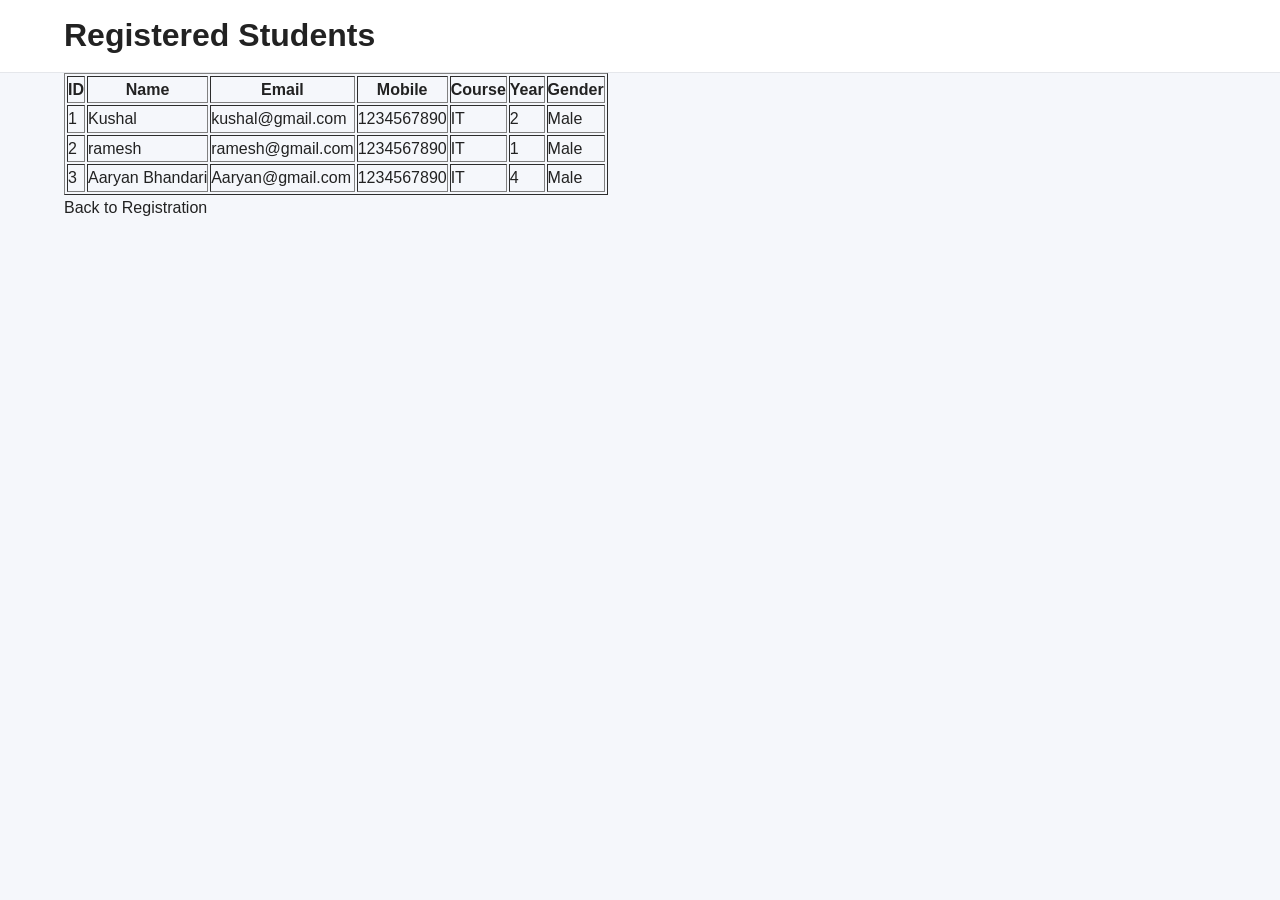
<file: Pages/students.html>
<!DOCTYPE html>
<html lang="en">

<head>
    <meta charset="UTF-8">
    <meta name="viewport" content="width=device-width, initial-scale=1.0">

    <link rel="stylesheet" href="../css/style.css">

    <title>Registered Students</title>
</head>

<body>

    <header>
        <h1>Registered Students</h1>
    </header>

    <main>

        <table border="1">
            <thead>
                <tr>
                    <th>ID</th>
                    <th>Name</th>
                    <th>Email</th>
                    <th>Mobile</th>
                    <th>Course</th>
                    <th>Year</th>
                    <th>Gender</th>
                </tr>
            </thead>

            <tbody id="studentTable">
                <tr>
                    <td colspan="7">Loading...</td>
                </tr>
            </tbody>
        </table>

        <p>
            <a href="register.html">Back to Registration</a>
        </p>

    </main>

    <script>

    fetch("../Data/students.json?time=" + new Date().getTime())

        .then(response => response.json())

        .then(students => {

            let table = document.getElementById("studentTable");

            table.innerHTML = "";

            students.forEach((student, index) => {

                table.innerHTML += `
                    <tr>
                        <td>${index + 1}</td>
                        <td>${student.name}</td>
                        <td>${student.email}</td>
                        <td>${student.mobile || ""}</td>
                        <td>${student.course}</td>
                        <td>${student.year}</td>
                        <td>${student.gender || ""}</td>
                    </tr>
                `;

            });

        })

        .catch(error => {

            document.getElementById("studentTable").innerHTML = `
                <tr>
                    <td colspan="7">Unable to load student data.</td>
                </tr>
            `;

            console.log(error);

        });

</script>

</body>

</html>
</file>
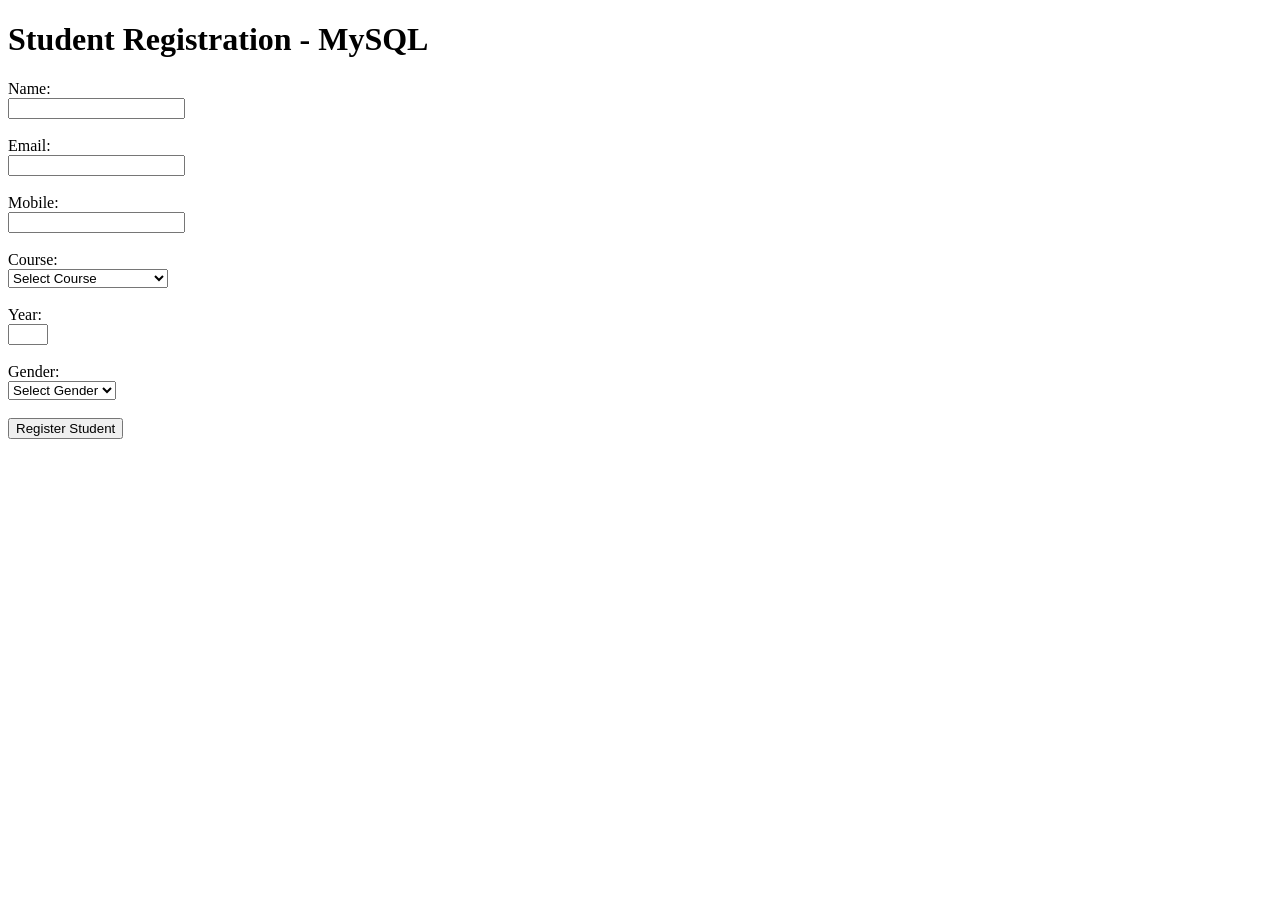
<file: php/register_db.html>
<!DOCTYPE html>
<html lang="en">

<head>
    <meta charset="UTF-8">
    <meta name="viewport" content="width=device-width, initial-scale=1.0">

    <title>StudentHub - Database Registration</title>
</head>

<body>

    <h1>Student Registration - MySQL</h1>

    <form action="process_registration_db.php" method="POST">

        <label>Name:</label><br>
        <input type="text" name="name" required>
        <br><br>

        <label>Email:</label><br>
        <input type="email" name="email" required>
        <br><br>

        <label>Mobile:</label><br>
        <input type="text" name="mobile" required>
        <br><br>

        <label>Course:</label><br>

        <select name="course_id" required>

            <option value="">Select Course</option>

            <option value="1">Information Technology</option>
            <option value="2">Computer Science</option>
            <option value="3">Computer Engineering</option>

        </select>

        <br><br>

        <label>Year:</label><br>
        <input type="number" name="year" min="1" max="4" required>
        <br><br>

        <label>Gender:</label><br>

        <select name="gender" required>

            <option value="">Select Gender</option>
            <option value="Male">Male</option>
            <option value="Female">Female</option>
            <option value="Other">Other</option>

        </select>

        <br><br>

        <button type="submit">Register Student</button>

    </form>

</body>

</html>
</file>
<file: css/style.css>
/* =====================================================
   RESET & BASIC
===================================================== */

* {
    margin: 0;
    padding: 0;
    box-sizing: border-box;
}

html {
    scroll-behavior: smooth;
}

body {
    font-family: Arial, Helvetica, sans-serif;
    background: #f5f7fb;
    color: #222;
    line-height: 1.6;
}

img {
    max-width: 100%;
    display: block;
}

a {
    color: inherit;
    text-decoration: none;
}

button,
input,
select,
textarea {
    font-family: inherit;
}

button {
    border: none;
    cursor: pointer;
}

ul {
    list-style: none;
}

main {
    width: 90%;
    max-width: 1200px;
    margin: auto;
}

section {
    margin-bottom: 35px;
}

h1,
h2,
h3 {
    line-height: 1.3;
}

p {
    line-height: 1.6;
}

main h2 {
    color: #174ea6;
}


/* =====================================================
   HEADER
===================================================== */

header {
    background: white;
    border-bottom: 1px solid #e5e7eb;
    padding: 15px 5%;
    display: flex;
    align-items: center;
    justify-content: space-between;
    gap: 25px;
    position: sticky;
    top: 0;
    z-index: 1000;
}

.logo {
    display: flex;
    align-items: center;
    gap: 12px;
}

.logo img {
    width: 48px;
    height: 48px;
    object-fit: cover;
    border-radius: 8px;
}

.logo h1 {
    color: #174ea6;
    font-size: 23px;
}

.logo p {
    color: #777;
    font-size: 11px;
}

nav ul {
    display: flex;
    align-items: center;
    gap: 5px;
    flex-wrap: wrap;
}

nav a {
    display: block;
    padding: 8px 12px;
    border-radius: 6px;
    color: #444;
    font-size: 14px;
    font-weight: 600;
    transition: .2s;
}

nav a:hover {
    background: #edf3ff;
    color: #174ea6;
}

nav a[aria-current="page"] {
    background: #174ea6;
    color: white;
}


/* =====================================================
   COMMON
===================================================== */

.section-label {
    display: block;
    color: #1f5db5;
    font-size: 13px;
    font-weight: 700;
    letter-spacing: 1.8px;
    margin-bottom: 8px;
}

button {
    background: #174ea6;
    color: white;
    padding: 11px 22px;
    border-radius: 6px;
    font-weight: bold;
    transition: .2s;
}

button:hover {
    background: #123b7d;
    transform: translateY(-1px);
}

.card {
    background: white;
    border: 1px solid #e1e5eb;
    border-radius: 8px;
    padding: 20px;
    box-shadow: 0 2px 6px rgba(0,0,0,.05);
}


/* =====================================================
   WELCOME
===================================================== */

#WelcomeHeading {
    color: #174ea6;
    font-size: 32px;
    margin: 12px 0 16px;
}

#changeBtn,
#themeBtn,
#openModalBtn {
    padding: 11px 22px;
    border-radius: 8px;
    background: #174ea6;
    color: white;
    font-size: 15px;
    font-weight: 600;
    margin-right: 6px;
}

#themeBtn {
    background: #2463c5;
}

#openModalBtn {
    background: #1557ad;
}

#changeBtn:hover,
#themeBtn:hover,
#openModalBtn:hover {
    background: #123b7d;
    transform: translateY(-2px);
}


/* =====================================================
   NOTIFICATION
===================================================== */

#notification {
    width: 100%;
    min-height: 55px;
    padding: 7px 16px;
    display: flex;
    align-items: center;
    justify-content: space-between;
    background: #eef4ff;
    border-bottom: 1px solid #d6e3f8;
    color: #174ea6;
    font-size: 17px;
    font-weight: 600;
}

#closebtn {
    width: 42px;
    height: 42px;
    padding: 0;
    margin: 0;
    border-radius: 7px;
    background: #174ea6;
    color: white;
    font-size: 20px;
}

#closebtn:hover {
    background: #123b7d;
}

.error {
    color: red;
    font-size: 14px;
    margin-bottom: 10px;
}

.success {
    color: green;
    font-size: 16px;
    margin: 10px 0;
}

/* =====================================================
   MODAL
===================================================== */

.modal {
    display: none;
    position: fixed;
    inset: 0;
    z-index: 2000;
    background: rgba(0,0,0,.5);
    align-items: center;
    justify-content: center;
}

.modal-content {
    position: relative;
    width: 90%;
    max-width: 500px;
    background: white;
    padding: 30px;
    border-radius: 12px;
    box-shadow: 0 10px 30px rgba(0,0,0,.2);
}

.close-modal {
    position: absolute;
    top: 12px;
    right: 15px;
    background: none;
    color: #555;
    font-size: 28px;
    padding: 0;
}

.close-modal:hover {
    background: none;
    color: #174ea6;
    transform: none;
}

.modal-label {
    color: #174ea6;
    font-size: 12px;
    font-weight: bold;
    letter-spacing: 1.5px;
}

.modal-content h2 {
    color: #174ea6;
    margin: 8px 0 12px;
}

.modal-content p {
    color: #666;
    margin-bottom: 20px;
}

.modal-ok {
    background: #174ea6;
    color: white;
    padding: 10px 20px;
}


/* =====================================================
   HERO
===================================================== */

.hero {
    width: 100%;
    margin: 0;
    background: #eaf0fa;
    overflow: hidden;
}

.hero img {
    width: 100%;
    height: 300px;
    object-fit: cover;
}

main > section:first-child {
    margin-top: 35px;
}

main > section:first-child h2 {
    margin-bottom: 10px;
}

main > section:first-child p {
    max-width: 750px;
    color: #666;
}


/* =====================================================
   ANNOUNCEMENTS
===================================================== */

.announcement-section {
    width: 85%;
    max-width: 1200px;
    margin: 60px auto;
}

.section-heading {
    display: flex;
    justify-content: space-between;
    align-items: flex-end;
    margin-bottom: 25px;
}

.section-heading h2 {
    margin-bottom: 7px;
    font-size: 32px;
    color: #1f5db5;
}

.section-heading p {
    color: #667085;
    font-size: 15px;
}

.view-all {
    padding: 10px 16px;
    color: #1f5db5;
    background: #eef4ff;
    border-radius: 6px;
    font-weight: 600;
    transition: .3s;
}

.view-all:hover {
    background: #1f5db5;
    color: white;
}

.announcement-grid {
    display: grid;
    grid-template-columns: repeat(3,1fr);
    gap: 20px;
}

.announcement-card {
    display: flex;
    gap: 18px;
    background: white;
    border: 1px solid #e2e6eb;
    border-radius: 12px;
    padding: 22px;
    box-shadow: 0 4px 12px rgba(0,0,0,.05);
    transition: .3s;
}

.announcement-card:hover {
    transform: translateY(-5px);
    box-shadow: 0 10px 25px rgba(0,0,0,.1);
}

.announcement-date {
    min-width: 58px;
    height: 65px;
    display: flex;
    flex-direction: column;
    justify-content: center;
    align-items: center;
    background: #1f5db5;
    color: white;
    border-radius: 8px;
}

.announcement-date span {
    font-size: 23px;
    font-weight: 700;
}

.announcement-date small {
    margin-top: 5px;
    font-size: 11px;
    font-weight: 700;
}

.announcement-content {
    flex: 1;
}

.announcement-content h3 {
    margin: 8px 0;
    font-size: 19px;
    color: #172033;
}

.announcement-content p {
    margin-bottom: 14px;
    font-size: 14px;
    color: #667085;
}

.announcement-tag {
    display: inline-block;
    padding: 4px 9px;
    border-radius: 20px;
    font-size: 11px;
    font-weight: 700;
}

.academic {
    background: #eaf2ff;
    color: #1f5db5;
}

.assignment {
    background: #fff4df;
    color: #a86600;
}

.event {
    background: #e8f8ef;
    color: #16834b;
}

.read-more {
    color: #1f5db5;
    font-size: 14px;
    font-weight: 600;
}

.read-more:hover {
    text-decoration: underline;
}


/* =====================================================
   CTA
===================================================== */

.cta-section,
.home-cta {
    max-width: 1280px;
    margin: 70px auto 50px;
    padding: 35px 40px;
    display: flex;
    justify-content: space-between;
    align-items: center;
    gap: 30px;
    background: linear-gradient(135deg,#1f5db5,#174a91);
    border-radius: 14px;
    color: white;
}

.cta-content h2,
.home-cta h2 {
    color: white;
    margin-bottom: 10px;
    font-size: 32px;
}

.cta-content p,
.home-cta p {
    color: #dbe9ff;
}

.cta-buttons {
    display: flex;
    gap: 12px;
}

.cta-primary,
.cta-secondary,
.primary-btn,
.secondary-btn {
    display: inline-block;
    padding: 11px 20px;
    border-radius: 6px;
    font-weight: 600;
    transition: .3s;
}

.cta-primary,
.home-cta .primary-btn {
    background: white;
    color: #1f5db5;
}

.cta-primary:hover,
.home-cta .primary-btn:hover {
    background: #f0f4fa;
}

.cta-secondary,
.secondary-btn {
    border: 1px solid white;
    color: white;
}

.cta-secondary:hover,
.secondary-btn:hover {
    background: white;
    color: #1f5db5;
}

.cta-icon {
    font-size: 70px;
}

.home-cta {
    margin: 80px auto;
    border-radius: 18px;
}

.home-cta span {
    color: #bfdbfe;
}


/* =====================================================
   IMPORTANT LINKS
===================================================== */

.important-links {
    max-width: 1280px;
    margin: 70px auto;
    padding: 0 30px;
}

.links-grid {
    display: grid;
    grid-template-columns: repeat(4,1fr);
    gap: 22px;
}

.link-card {
    background: white;
    border: 1px solid #e2e8f0;
    border-radius: 14px;
    padding: 28px;
    min-height: 220px;
    display: flex;
    flex-direction: column;
    box-shadow: 0 5px 18px rgba(15,23,42,.06);
    transition: .25s;
}

.link-card:hover,
.campus-card:hover,
.profile-action-grid a:hover,
.quick-action-grid a:hover,
.admin-tool-card:hover {
    transform: translateY(-5px);
    box-shadow: 0 12px 25px rgba(15,23,42,.1);
}

.link-icon {
    width: 52px;
    height: 52px;
    display: flex;
    align-items: center;
    justify-content: center;
    background: #edf4ff;
    border-radius: 12px;
    font-size: 25px;
    margin-bottom: 18px;
}

.link-card h3 {
    color: #1557ad;
    font-size: 21px;
    margin-bottom: 10px;
}

.link-card p {
    color: #64748b;
    font-size: 15px;
}

.link-card a {
    margin-top: auto;
    padding-top: 20px;
    color: #1557ad;
    font-weight: 700;
}

.link-card a:hover span {
    margin-left: 6px;
}


/* =====================================================
   HOME ABOUT
===================================================== */

.home-about {
    max-width: 1280px;
    margin: 90px auto;
    padding: 0 30px;
    display: grid;
    grid-template-columns: 1.2fr .8fr;
    gap: 50px;
    align-items: center;
}

.about-content h2,
.about-intro-content h2 {
    color: #1557ad;
    font-size: 36px;
    margin-bottom: 18px;
}

.about-content > p {
    color: #64748b;
    font-size: 17px;
    line-height: 1.8;
    margin-bottom: 28px;
}

.about-points {
    display: grid;
    grid-template-columns: repeat(3,1fr);
    gap: 15px;
}

.about-points div {
    background: white;
    border: 1px solid #e2e8f0;
    border-radius: 10px;
    padding: 16px;
}

.about-points strong {
    display: block;
    color: #1557ad;
    margin-bottom: 6px;
}

.about-points span {
    color: #64748b;
    font-size: 13px;
}

.about-visual {
    min-height: 350px;
    display: flex;
    align-items: center;
    justify-content: center;
    background: linear-gradient(135deg,#1557ad,#0f3d82);
    border-radius: 20px;
    padding: 40px;
    position: relative;
    overflow: hidden;
}

.about-visual::before,
.about-visual::after {
    content: "";
    position: absolute;
    border: 1px solid rgba(255,255,255,.15);
    border-radius: 50%;
}

.about-visual::before {
    width: 230px;
    height: 230px;
    top: -90px;
    right: -60px;
}

.about-visual::after {
    width: 180px;
    height: 180px;
    bottom: -80px;
    left: -50px;
}

.visual-card {
    position: relative;
    z-index: 2;
    width: 100%;
    max-width: 330px;
    background: rgba(255,255,255,.12);
    border: 1px solid rgba(255,255,255,.25);
    border-radius: 18px;
    padding: 35px;
    text-align: center;
    color: white;
}

.visual-logo {
    width: 65px;
    height: 65px;
    margin: auto auto 18px;
    display: flex;
    align-items: center;
    justify-content: center;
    background: white;
    border-radius: 50%;
    font-size: 30px;
}

.visual-card h3 {
    font-size: 28px;
}

.visual-line {
    width: 50px;
    height: 3px;
    background: white;
    margin: 22px auto;
}


/* =====================================================
   CAMPUS
===================================================== */

.campus-life {
    max-width: 1280px;
    margin: 80px auto;
    padding: 0 30px;
}

.campus-grid {
    display: grid;
    grid-template-columns: repeat(3,1fr);
    gap: 22px;
}

.campus-card {
    background: white;
    border: 1px solid #e2e8f0;
    border-radius: 14px;
    padding: 28px;
    transition: .25s;
}

.campus-card > div {
    font-size: 30px;
    margin-bottom: 15px;
}

.campus-card h3 {
    color: #1557ad;
    margin-bottom: 10px;
}

.campus-card p {
    color: #64748b;
}


/* =====================================================
   ABOUT PAGE
===================================================== */

.about-grid,
.dashboard-grid,
.event-container {
    display: grid;
    grid-template-columns: repeat(3,1fr);
    gap: 20px;
}

.about-intro {
    width: 85%;
    max-width: 1200px;
    margin: 45px auto;
    padding: 35px;
    display: grid;
    grid-template-columns: 1fr 1fr;
    gap: 40px;
    align-items: center;
    background: white;
    border: 1px solid #e2e6eb;
    border-radius: 14px;
    box-shadow: 0 6px 20px rgba(0,0,0,.08);
}

.about-intro-content p {
    margin-bottom: 15px;
    color: #555;
}

.about-btn {
    display: inline-block;
    margin-top: 10px;
    padding: 11px 20px;
    background: #1f5db5;
    color: white;
    font-weight: 600;
    border-radius: 6px;
}

.about-intro-image {
    width: 100%;
    height: 320px;
    overflow: hidden;
    border-radius: 12px;
}

.about-intro-image img {
    width: 100%;
    height: 100%;
    object-fit: cover;
}

.image-buttons {
    display: flex;
    justify-content: center;
    gap: 12px;
    margin-top: 15px;
}


/* =====================================================
   DASHBOARD & EVENTS
===================================================== */

.dashboard-grid .card {
    min-height: 150px;
}

.dashboard-grid .card h3,
.event-card h3 {
    color: #174ea6;
    margin-bottom: 8px;
}

.dashboard-grid .card p,
.event-card p {
    color: #666;
}

.event-card {
    background: white;
    border: 1px solid #e1e5eb;
    border-radius: 9px;
    padding: 22px;
    box-shadow: 0 2px 6px rgba(0,0,0,.05);
    transition: .2s;
}

.event-card:hover {
    transform: translateY(-4px);
}


/* =====================================================
   PROFILE
===================================================== */

.profile-page {
    padding-top: 35px;
}

.profile-header {
    background: linear-gradient(135deg,#174ea6,#2463c5);
    color: white;
    padding: 30px;
    border-radius: 12px;
    display: flex;
    align-items: center;
    gap: 25px;
    margin-bottom: 30px;
}

.profile-picture img {
    width: 110px;
    height: 110px;
    border-radius: 50%;
    object-fit: cover;
    border: 4px solid white;
}

.profile-heading {
    flex: 1;
}

.profile-heading h2 {
    color: white;
    font-size: 30px;
}

.profile-heading p {
    color: #e6efff;
}

.profile-content {
    display: grid;
    grid-template-columns: 1fr 1fr;
    gap: 25px;
}

.profile-card {
    background: white;
    padding: 25px;
    border-radius: 10px;
    border: 1px solid #e1e5eb;
}

.profile-card-heading {
    display: flex;
    justify-content: space-between;
    border-bottom: 1px solid #eee;
    padding-bottom: 12px;
    margin-bottom: 20px;
}

.profile-details {
    display: grid;
    grid-template-columns: 1fr 1fr;
    gap: 18px;
}

.detail-item {
    display: flex;
    flex-direction: column;
    gap: 5px;
}

.detail-item span {
    color: #777;
    font-size: 13px;
}

.detail-item strong {
    color: #222;
}

.active-text {
    color: #16803c !important;
}

.academic-summary {
    grid-column: 1 / -1;
}

.summary-grid {
    display: grid;
    grid-template-columns: repeat(4,1fr);
    gap: 15px;
}

.summary-item {
    background: #f5f8ff;
    padding: 20px;
    text-align: center;
    border-radius: 8px;
}

.summary-item strong {
    display: block;
    color: #174ea6;
    font-size: 27px;
}

.summary-item span {
    color: #777;
    font-size: 13px;
}

.contact-details p {
    padding: 12px 0;
    border-bottom: 1px solid #eee;
    color: #555;
}

.profile-actions {
    margin: 40px 0 60px;
}

.profile-action-grid {
    display: grid;
    grid-template-columns: repeat(4,1fr);
    gap: 18px;
}

.profile-action-grid a,
.quick-action-grid a {
    background: white;
    padding: 22px;
    border: 1px solid #e1e5eb;
    border-radius: 9px;
    display: flex;
    flex-direction: column;
    gap: 7px;
    transition: .2s;
}

.profile-action-grid strong,
.quick-action-grid strong {
    color: #174ea6;
}

.profile-action-grid small,
.quick-action-grid small {
    color: #777;
}


/* =====================================================
   CONTACT / FEEDBACK / FAQ
===================================================== */

.contact-page,
.feedback-page,
.faq-page {
    padding-top: 35px;
}

.contact-hero,
.faq-hero,
.feedback-hero,
.admin-hero {
    background: linear-gradient(135deg,#174ea6,#2463c5);
    color: white;
    border-radius: 12px;
}

.contact-hero,
.feedback-hero {
    padding: 45px;
    margin-bottom: 40px;
}

.faq-hero {
    padding: 50px;
    margin-bottom: 45px;
}

.contact-hero h2,
.faq-hero h2,
.feedback-hero h2 {
    color: white;
    font-size: 38px;
    margin: 5px 0 10px;
}

.contact-info-grid {
    display: grid;
    grid-template-columns: repeat(4,1fr);
    gap: 20px;
}

.contact-info-card,
.contact-form-card,
.feedback-form-card {
    background: white;
    padding: 25px;
    border: 1px solid #e1e5eb;
    border-radius: 10px;
    box-shadow: 0 2px 7px rgba(0,0,0,.06);
}

.contact-info-card {
    text-align: center;
}

.contact-info-card > span {
    display: block;
    font-size: 32px;
}

.contact-info-card h3 {
    color: #174ea6;
}

.contact-info-card p {
    color: #666;
    font-size: 14px;
}

.contact-area,
.feedback-area {
    display: grid;
    grid-template-columns: 2fr 1fr;
    gap: 25px;
    margin-bottom: 45px;
}

.form-row {
    display: grid;
    grid-template-columns: 1fr 1fr;
    gap: 20px;
}

.form-group {
    display: flex;
    flex-direction: column;
    margin-bottom: 18px;
}

.form-group label {
    font-weight: bold;
    margin-bottom: 7px;
}

.form-group input,
.form-group select,
.form-group textarea {
    width: 100%;
    padding: 12px;
    border: 1px solid #ccd2da;
    border-radius: 6px;
    background: white;
}

.form-group input:focus,
.form-group select:focus,
.form-group textarea:focus {
    outline: 2px solid #9db9ec;
    border-color: #174ea6;
}

.department-card,
.feedback-aside {
    background: #174ea6;
    color: white;
    padding: 30px;
    border-radius: 10px;
    height: fit-content;
}

.department-card h2,
.feedback-aside h2 {
    color: white;
}

.location-box {
    display: flex;
    align-items: center;
    gap: 15px;
    background: #f3f6fc;
    padding: 20px;
    border-radius: 8px;
}

.faq-section {
    max-width: 900px;
    margin: auto;
}

.faq-list {
    display: flex;
    flex-direction: column;
    gap: 12px;
}

.faq-list details {
    background: white;
    border: 1px solid #e1e5eb;
    border-radius: 8px;
}

.faq-list summary {
    cursor: pointer;
    padding: 18px 50px 18px 20px;
    font-weight: bold;
    position: relative;
}

.faq-list summary::-webkit-details-marker {
    display: none;
}

.faq-list summary::after {
    content: "+";
    position: absolute;
    right: 20px;
    font-size: 25px;
    color: #174ea6;
}

.faq-list details[open] summary::after {
    content: "−";
}

.faq-list details p {
    padding: 0 20px 20px;
    color: #666;
}

.rating-fieldset {
    border: 1px solid #e1e5eb;
    border-radius: 7px;
    padding: 18px;
    margin-bottom: 20px;
}

.rating-fieldset legend {
    color: #174ea6;
    font-weight: bold;
}

.rating-options {
    display: flex;
    flex-wrap: wrap;
    gap: 15px;
}

.feedback-point {
    display: flex;
    gap: 12px;
    padding: 15px 0;
    border-bottom: 1px solid rgba(255,255,255,.2);
}


/* =====================================================
   ADMIN
===================================================== */

.admin-page {
    padding-top: 35px;
}

.admin-hero {
    padding: 35px;
    display: flex;
    justify-content: space-between;
    align-items: center;
    gap: 25px;
    margin-bottom: 30px;
}

.admin-hero h2 {
    color: white;
    font-size: 34px;
}

.admin-profile {
    display: flex;
    align-items: center;
    gap: 12px;
    background: rgba(255,255,255,.12);
    padding: 12px 18px;
    border-radius: 8px;
}

.admin-stats,
.admin-tools,
.quick-action-grid {
    display: grid;
    gap: 20px;
}

.admin-stats,
.admin-tools,
.quick-action-grid {
    grid-template-columns: repeat(4,1fr);
}

.admin-stat-card,
.admin-tool-card,
.admin-panel {
    background: white;
    border: 1px solid #e1e5eb;
    border-radius: 9px;
    box-shadow: 0 2px 7px rgba(0,0,0,.05);
}

.admin-stat-card {
    padding: 22px;
    display: flex;
    align-items: center;
    gap: 15px;
}

.admin-stat-card > span {
    font-size: 30px;
}

.admin-stat-card strong,
.admin-tool-card h3 {
    color: #174ea6;
}

.admin-tool-card {
    padding: 24px;
    transition: .2s;
}

.admin-tool-card > span {
    font-size: 30px;
}

.admin-tool-card h3 {
    margin: 12px 0 8px;
}

.admin-tool-card p {
    color: #666;
    font-size: 14px;
    min-height: 68px;
}

.admin-content-grid {
    display: grid;
    grid-template-columns: 1fr 1fr;
    gap: 25px;
}

.admin-panel {
    padding: 25px;
}

.panel-heading {
    display: flex;
    justify-content: space-between;
    border-bottom: 1px solid #eee;
    padding-bottom: 15px;
}

.student-row,
.announcement-item {
    display: flex;
    gap: 12px;
    padding: 15px 0;
    border-bottom: 1px solid #eee;
}

.student-avatar {
    width: 40px;
    height: 40px;
    background: #e9f0ff;
    color: #174ea6;
    border-radius: 50%;
    display: flex;
    align-items: center;
    justify-content: center;
    font-weight: bold;
}


/* =====================================================
   FOOTER
===================================================== */

footer {
    background: #172033;
    color: white;
    padding: 45px 7% 20px;
    margin-top: 50px;
    display: grid;
    grid-template-columns: 2fr 1fr 1fr;
    gap: 40px;
}

footer h3 {
    margin-bottom: 12px;
}

footer p,
footer a {
    color: #b9c1cf;
    font-size: 14px;
}

footer ul {
    display: flex;
    flex-direction: column;
    gap: 7px;
}

footer a:hover {
    color: white;
}

footer hr,
footer .copyright {
    grid-column: 1 / -1;
}

footer hr {
    border: none;
    border-top: 1px solid #30394b;
}

footer .copyright {
    text-align: center;
}


/* =====================================================
   DARK THEME
===================================================== */

body.dark-theme {
    background: #121212;
    color: white;
}

body.dark-theme header,
body.dark-theme .card,
body.dark-theme .about-intro,
body.dark-theme .profile-card,
body.dark-theme .contact-form-card,
body.dark-theme .feedback-form-card,
body.dark-theme .contact-info-card,
body.dark-theme .faq-list details,
body.dark-theme .link-card,
body.dark-theme .campus-card,
body.dark-theme .event-card,
body.dark-theme .admin-stat-card,
body.dark-theme .admin-tool-card,
body.dark-theme .admin-panel,
body.dark-theme .profile-action-grid a,
body.dark-theme .quick-action-grid a {
    background: #1e1e1e;
    color: white;
}

body.dark-theme p {
    color: #ccc;
}

body.dark-theme h2,
body.dark-theme h3 {
    color: #6ea8fe;
}

body.dark-theme nav a {
    color: #ddd;
}

body.dark-theme nav a:hover {
    background: #2d2d2d;
    color: #6ea8fe;
}


/* =====================================================
   LOGIN & REGISTER
===================================================== */

body.auth-page {
    background: #eef3f9;
}

body.auth-page header {
    background: #174ea6;
    color: white;
    justify-content: center;
    text-align: center;
}

body.auth-page header h1 {
    color: white;
    font-size: 28px;
}

body.auth-page main {
    width: 100%;
    max-width: 600px;
    margin: 50px auto;
}

body.auth-page fieldset {
    background: white;
    border: none;
    border-radius: 16px;
    padding: 35px;
    box-shadow: 0 10px 30px rgba(0,0,0,.1);
}

body.auth-page legend {
    color: #174ea6;
    font-size: 24px;
    font-weight: bold;
}

body.auth-page form label {
    color: #263238;
    font-weight: 600;
}

body.auth-page input[type="text"],
body.auth-page input[type="email"],
body.auth-page input[type="password"],
body.auth-page select {
    width: 100%;
    height: 45px;
    padding: 0 14px;
    margin-top: 8px;
    border: 1px solid #ccd5e0;
    border-radius: 8px;
    font-size: 15px;
    background: white;
}

body.auth-page input:focus,
body.auth-page select:focus {
    outline: none;
    border-color: #174ea6;
    box-shadow: 0 0 0 3px #e6efff;
}

body.auth-page input[type="radio"],
body.auth-page input[type="checkbox"] {
    accent-color: #174ea6;
}

body.auth-page button {
    background: #174ea6;
    color: white;
    border-radius: 8px;
    padding: 12px 24px;
    margin-right: 8px;
}

body.auth-page button[type="reset"] {
    background: #e8edf3;
    color: #333;
}


/* =====================================================
   TABLET
===================================================== */

@media (max-width: 1000px) {

    header {
        flex-direction: column;
    }

    .announcement-grid,
    .about-grid,
    .dashboard-grid,
    .event-container,
    .campus-grid,
    .contact-info-grid,
    .admin-stats,
    .admin-tools,
    .quick-action-grid {
        grid-template-columns: repeat(2,1fr);
    }

    .home-about {
        grid-template-columns: 1fr;
    }

    .about-intro {
        width: 90%;
        grid-template-columns: 1fr;
    }

    .contact-area,
    .feedback-area {
        grid-template-columns: 1fr;
    }
}


/* =====================================================
   MOBILE
===================================================== */

#menuBtn {
    display: none !important;
}

#mainNav {
    display: block !important;
}

@media (max-width: 700px) {

    main {
        width: 92%;
    }

    header {
        flex-direction: row;
        flex-wrap: wrap;
        padding: 15px 4%;
    }

    .logo h1 {
        font-size: 20px;
    }

    #menuBtn {
        display: block !important;
        background: #174ea6;
        color: white;
        font-size: 24px;
        padding: 10px 15px;
        border-radius: 7px;
    }

    #mainNav {
        display: none !important;
        width: 100%;
    }

    #mainNav.active {
        display: block !important;
    }

    #mainNav ul {
        flex-direction: column;
        width: 100%;
        margin-top: 15px;
    }

    #mainNav li,
    #mainNav a {
        width: 100%;
        text-align: center;
    }

    .hero img {
        height: 220px;
    }

    .announcement-section,
    .important-links,
    .home-about,
    .campus-life {
        width: 90%;
        padding: 0 18px;
        margin-top: 50px;
        margin-bottom: 50px;
    }

    .announcement-grid,
    .links-grid,
    .campus-grid,
    .about-grid,
    .dashboard-grid,
    .event-container,
    .profile-content,
    .contact-info-grid,
    .admin-stats,
    .admin-tools,
    .admin-content-grid,
    .quick-action-grid {
        grid-template-columns: 1fr;
    }

    .section-heading {
        flex-direction: column;
        align-items: flex-start;
        gap: 15px;
    }

    .section-heading h2 {
        font-size: 27px;
    }

    .about-points,
    .profile-details,
    .form-row {
        grid-template-columns: 1fr;
    }

    .about-content h2,
    .about-intro-content h2 {
        font-size: 28px;
    }

    .about-intro {
        width: 92%;
        padding: 22px;
        margin: 30px auto;
    }

    .about-intro-image {
        height: 230px;
    }

    .profile-header,
    .admin-hero,
    .home-cta,
    .cta-section {
        flex-direction: column;
        align-items: flex-start;
    }

    .profile-header {
        text-align: center;
        padding: 25px;
    }

    .profile-heading h2 {
        font-size: 25px;
    }

    .summary-grid {
        grid-template-columns: 1fr 1fr;
    }

    .profile-action-grid {
        grid-template-columns: 1fr;
    }

    .contact-hero,
    .feedback-hero,
    .faq-hero {
        padding: 30px 22px;
    }

    .contact-hero h2,
    .feedback-hero h2,
    .faq-hero h2 {
        font-size: 28px;
    }

    .campus-location,
    .cta-section,
    .home-cta {
        padding: 30px 25px;
    }

    .location-box {
        min-width: 0;
        width: 100%;
    }

    .faq-list summary {
        padding: 16px 45px 16px 16px;
    }

    .rating-options {
        flex-direction: column;
        gap: 10px;
    }

    .admin-hero h2 {
        font-size: 28px;
    }

    .admin-profile {
        width: 100%;
    }

    .cta-buttons {
        width: 100%;
        flex-direction: column;
    }

    .cta-primary,
    .cta-secondary {
        text-align: center;
    }

    .cta-icon {
        display: none;
    }

    footer {
        grid-template-columns: 1fr;
        padding: 35px 7% 20px;
        gap: 25px;
    }

    footer hr,
    footer .copyright {
        grid-column: auto;
    }

    body.auth-page main {
        width: 92%;
        margin: 30px auto;
    }

    body.auth-page fieldset {
        padding: 25px 20px;
    }

    body.auth-page legend {
        font-size: 21px;
    }

    body.auth-page button {
        width: 100%;
        margin: 5px 0;
    }
}
.faq-card {
    background: white;
    border: 1px solid #ddd;
    border-radius: 8px;
    padding: 15px;
    margin: 15px 0;
}

#searchBox,
#filterBox {
    padding: 10px;
    margin: 10px 5px 20px 0;
}

.event-card {
    border: 1px solid #ddd;
    border-radius: 8px;
    padding: 15px;
    margin: 15px 0;
    background: white;
}

.event-card h3 {
    margin-top: 0;
}

#searchEvent,
#category,
#sort {
    padding: 10px;
    margin: 5px;
}

.pagination {
    text-align: center;
    margin-top: 20px;
}

.pagination button {
    padding: 8px 15px;
    margin: 5px;
}
.student-card {
    border: 1px solid #ddd;
    border-radius: 8px;
    padding: 15px;
    margin: 15px 0;
    background: white;
}

.student-card h3 {
    margin-top: 0;
}

#studentSearch {
    padding: 10px;
    margin: 10px 0;
}

.pagination {
    text-align: center;
    margin-top: 20px;
}

.pagination button {
    padding: 8px 15px;
    margin: 5px;
}


/* ================= STUDENTS ================= */

#studentSearch,
#studentCategory,
#studentSort {
    padding: 10px;
    margin: 5px;
    border: 1px solid #ccc;
    border-radius: 5px;
}


/* Student Card */

.student-card {
    border: 1px solid #ddd;
    border-radius: 8px;
    padding: 15px;
    margin: 15px 0;
    background: white;
}

.student-card h3 {
    margin-top: 0;
}

.student-card p {
    margin: 8px 0;
}

.student-card button {
    padding: 8px 15px;
    border: none;
    border-radius: 5px;
    cursor: pointer;
}


/* Pagination */

.pagination {
    text-align: center;
    margin-top: 20px;
}

.pagination button {
    padding: 8px 15px;
    margin: 5px;
    cursor: pointer;
}

.pagination button:disabled {
    cursor: not-allowed;
    opacity: 0.5;
}


.auth-page footer a,
.auth-page main a {
    display: inline-block;
    margin-top: 15px;
    padding: 10px 18px;
    background-color: #174ea6;
    color: white;
    text-decoration: none;
    border-radius: 5px;
    font-weight: bold;
}

.auth-page footer a:hover,
.auth-page main a:hover {
    background-color: #0d3b7a;
}
.auth-page main a,
.auth-page footer a {
    display: inline-block;
    padding: 10px 18px;
    margin: 10px 0;
    background: #174ea6;
    color: white;
    text-decoration: none;
    border-radius: 5px;
    font-weight: bold;
}
</file>
